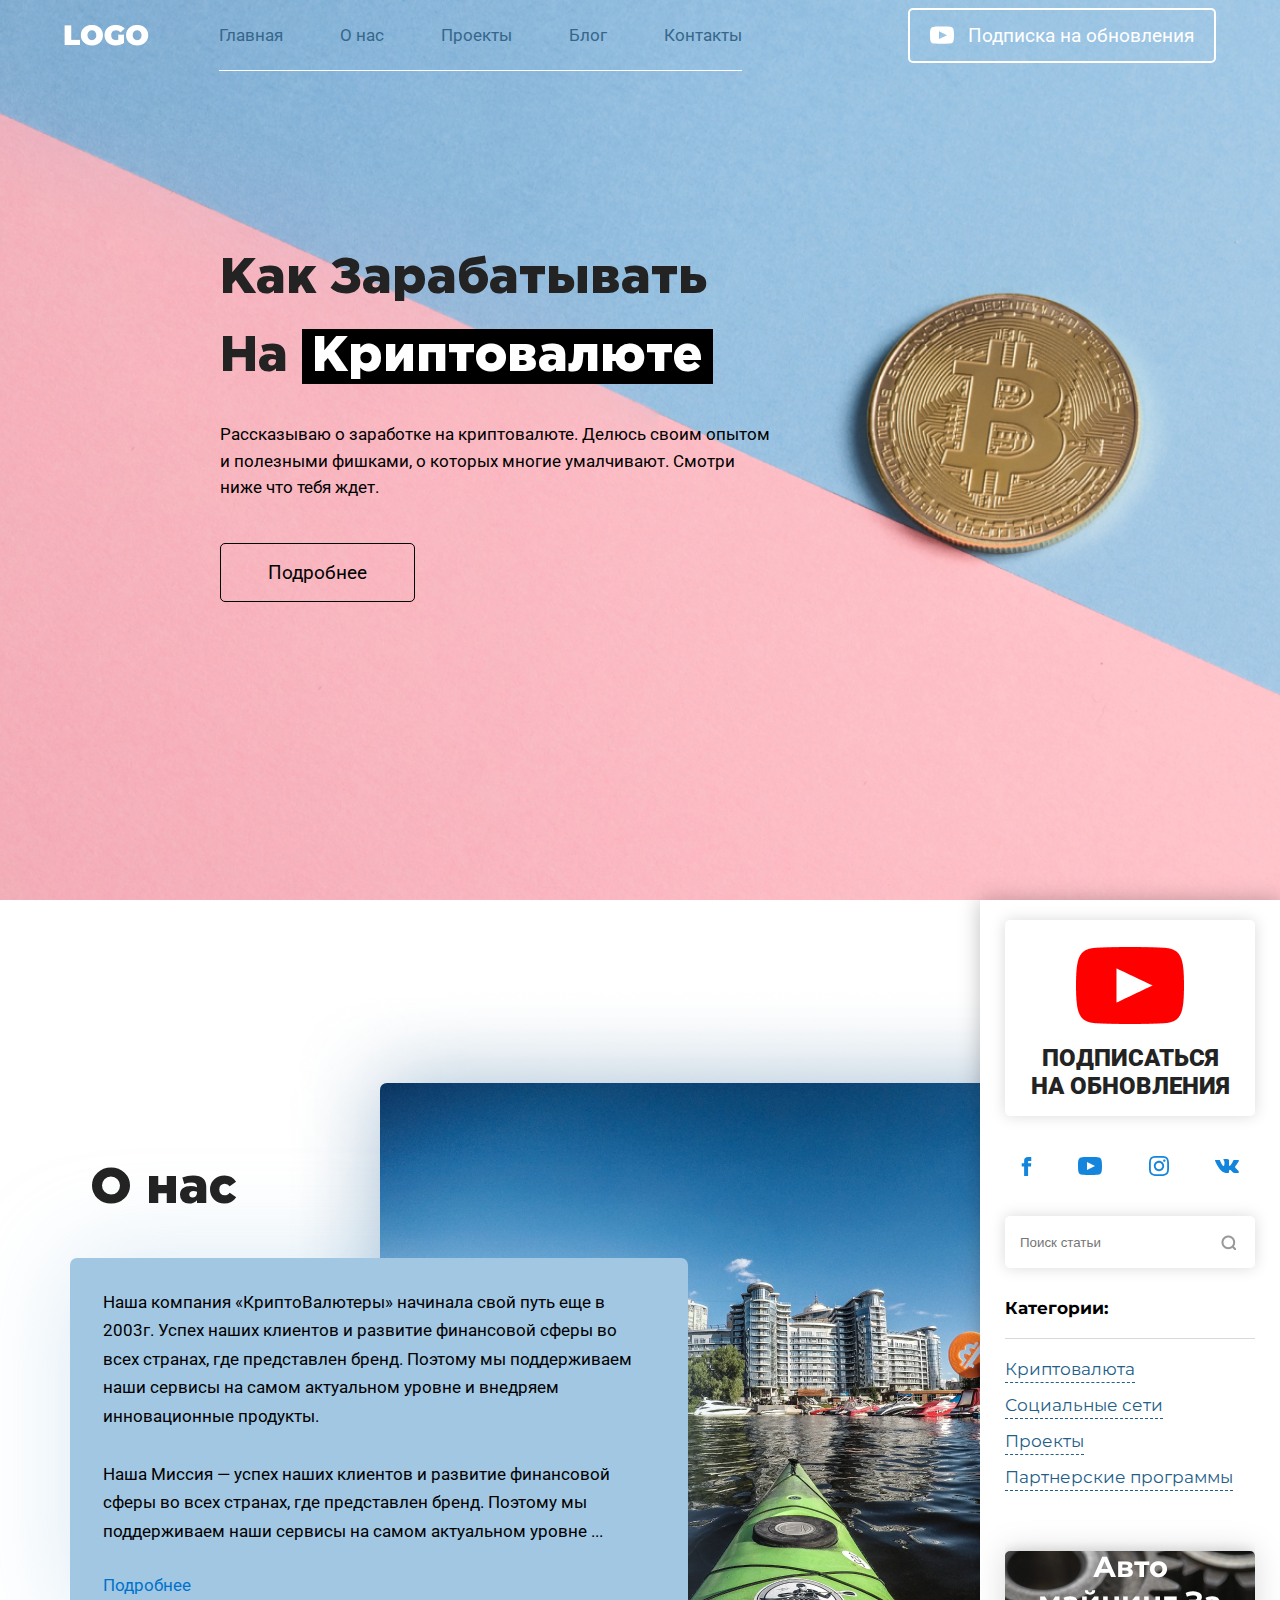
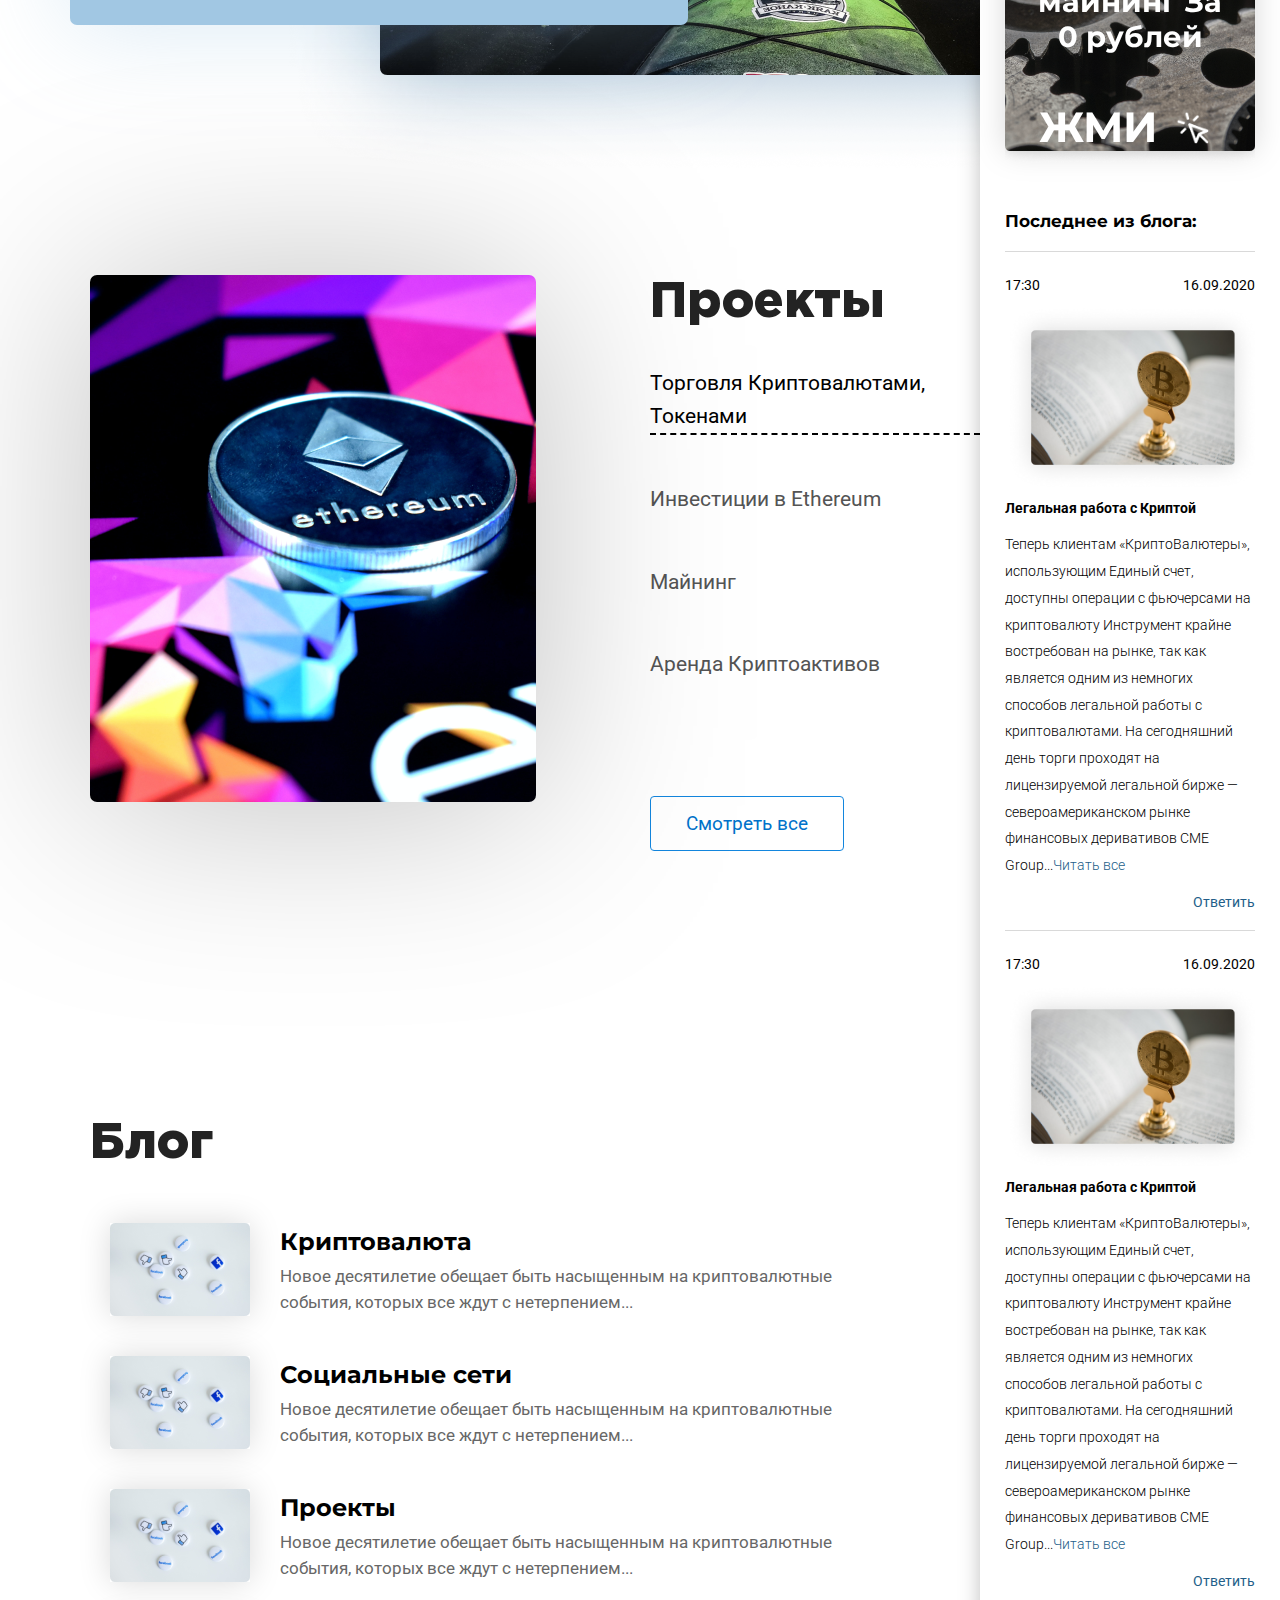
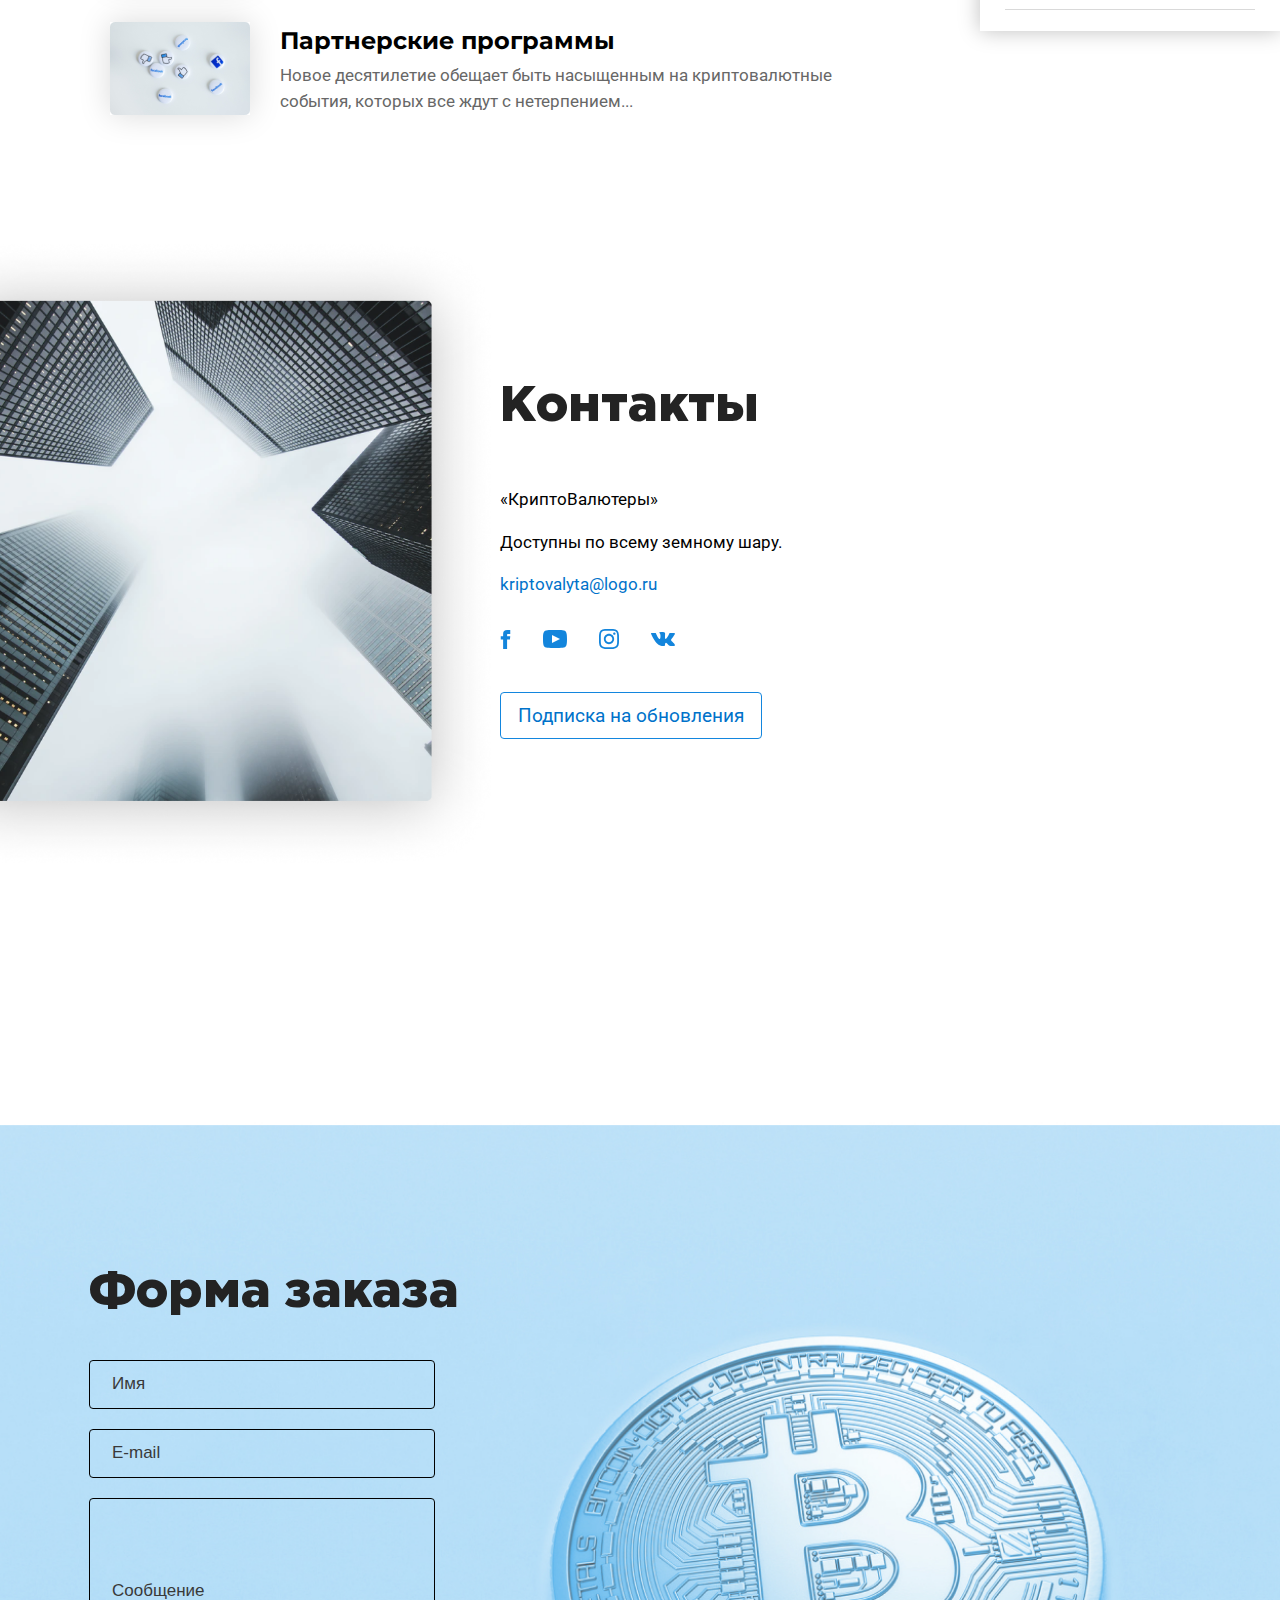
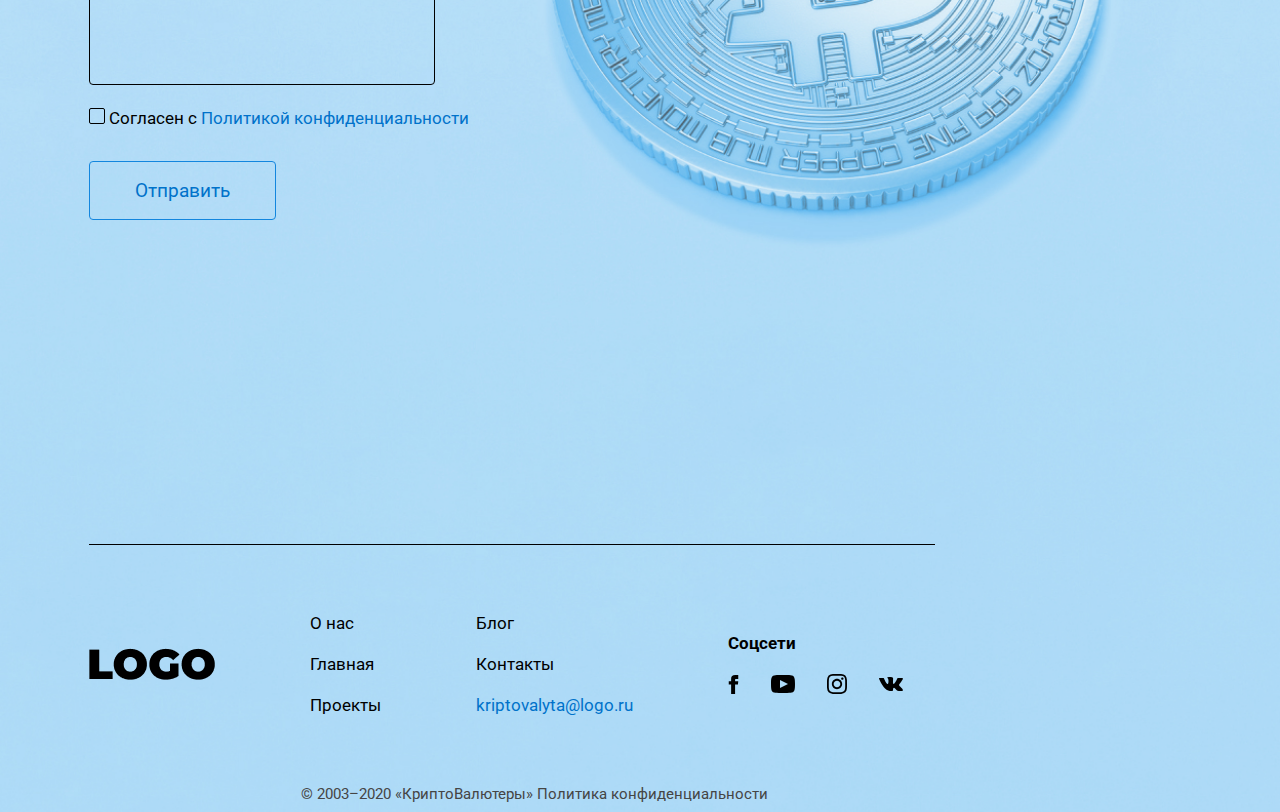
<file: index.html>
<!DOCTYPE html>
<html lang="ru">
<head>
    <meta charset="UTF-8">
    <meta name="viewport" content="width=device-width, initial-scale=1.0">
    <title>Криптовалюта</title>
    <link rel="stylesheet" href="./css/style.css">
    <link href="https://fonts.googleapis.com/css2?family=Roboto:wght@300&display=swap" rel="stylesheet">
    <link href="https://fonts.googleapis.com/css2?family=Montserrat&display=swap" rel="stylesheet">

</head>
<body>
    <header class="header">
        <div class="header__container">
            <nav class="header__menu">
                <a href="#" class="header__logo">
                    <img src="./img/light-logo.png" alt="">
                </a>
                <div class="header__burger">
                    <span></span>
                </div>
                <ul class="header__list">
                    <div class="header__burger">
                        <span></span>
                    </div>
                    <li><a href="#" id="header" class="header__link">Главная</a></li>
                    <li><a href="#" id="about" class="header__link">О нас</a></li>
                    <li><a href="#" id="projects" class="header__link">Проекты</a></li>
                    <li><a href="#" id="blog" class="header__link">Блог</a></li>
                    <li><a href="#" id="contacts" class="header__link">Контакты</a></li>
                </ul>
            </nav>
            <button onclick="location.href='https://www.youtube.com/channel/UCWUGFpLK4vCmkgBAHYgOj0g?view_as=subscriber';" class="btn header__btn btn-white">
                <svg class="btn__svg" width="24" height="18" viewBox="0 0 24 18" fill="none" xmlns="http://www.w3.org/2000/svg">
                    <path d="M19.615 0.785123C16.011 0.551783 7.984 0.552732 4.385 0.785123C0.488 1.03743 0.029 3.27029 0 9.14742C0.029 15.0141 0.484 17.2565 4.385 17.5097C7.985 17.7421 16.011 17.7431 19.615 17.5097C23.512 17.2574 23.971 15.0246 24 9.14742C23.971 3.28072 23.516 1.03838 19.615 0.785123ZM9 12.9416V5.35327L17 9.14078L9 12.9416Z" fill="white"/>
                </svg>
                Подписка на обновления
            </button>
            
        </div>
        <div class="hero">
            <h1 class="hero__title">
                Как Зарабатывать На&nbsp;<span>Криптовалюте</span>
            </h1>
            <p class="hero__subtitle">
                Рассказываю о заработке на криптовалюте. Делюсь своим опытом и полезными фишками, о которых многие умалчивают. Смотри ниже что тебя ждет.
            </p>
            <button id="about1" class="hero__btn">Подробнее</button>
        </div>
    </header>
    <main>
        <div class="sidebar">
            <div class="sidebar-subscribe" onclick="location.href='https://www.youtube.com/channel/UCWUGFpLK4vCmkgBAHYgOj0g?view_as=subscriber';" >
                <img src="./img/youtube-red.png" alt="" class="sidebar-subscribe__img">
                <h4 class="sidebar-subscribe__title">ПОДПИСАТЬСЯ НА&nbsp;ОБНОВЛЕНИЯ</h4>
            </div>
            <div class="sidebar__icons">
                <svg class="sidebar__svg" onclick="location.href='https://www.facebook.com/profile.php?id=100012336163234';" width="11" height="19" viewBox="0 0 11 19" fill="none" xmlns="http://www.w3.org/2000/svg">
                    <path d="M3.125 6.33333H0.75V9.5H3.125V19H7.08333V9.5H9.96658L10.25 6.33333H7.08333V5.01363C7.08333 4.25758 7.23533 3.95833 7.96604 3.95833H10.25V0H7.23533C4.3885 0 3.125 1.25321 3.125 3.65354V6.33333Z" fill="#1385DC"/>
                </svg>

                <svg class="sidebar__svg" onclick="location.href='https://www.youtube.com/channel/UCWUGFpLK4vCmkgBAHYgOj0g?view_as=subscriber';" width="24" height="18" viewBox="0 0 24 18" fill="none" xmlns="http://www.w3.org/2000/svg">
                    <path d="M19.615 0.183881C16.011 -0.0621189 7.984 -0.0611189 4.385 0.183881C0.488 0.449881 0.029 2.80388 0 8.99988C0.029 15.1849 0.484 17.5489 4.385 17.8159C7.985 18.0609 16.011 18.0619 19.615 17.8159C23.512 17.5499 23.971 15.1959 24 8.99988C23.971 2.81488 23.516 0.450881 19.615 0.183881ZM9 12.9999V4.99988L17 8.99288L9 12.9999Z" fill="#1385DC"/>
                </svg>
                <svg class="sidebar__svg" onclick="location.href='https://www.instagram.com/pavkonovalov/';" width="20" height="20" viewBox="0 0 20 20" fill="none" xmlns="http://www.w3.org/2000/svg">
                    <path d="M10 1.8025C12.67 1.8025 12.9867 1.8125 14.0417 1.86083C16.7517 1.98417 18.0175 3.27 18.1408 5.96C18.1892 7.01417 18.1983 7.33083 18.1983 10.0008C18.1983 12.6717 18.1883 12.9875 18.1408 14.0417C18.0167 16.7292 16.7542 18.0175 14.0417 18.1408C12.9867 18.1892 12.6717 18.1992 10 18.1992C7.33 18.1992 7.01333 18.1892 5.95917 18.1408C3.2425 18.0167 1.98333 16.725 1.86 14.0408C1.81167 12.9867 1.80167 12.6708 1.80167 10C1.80167 7.33 1.8125 7.01417 1.86 5.95917C1.98417 3.27 3.24667 1.98333 5.95917 1.86C7.01417 1.8125 7.33 1.8025 10 1.8025ZM10 0C7.28417 0 6.94417 0.0116667 5.8775 0.06C2.24583 0.226667 0.2275 2.24167 0.0608333 5.87667C0.0116667 6.94417 0 7.28417 0 10C0 12.7158 0.0116667 13.0567 0.06 14.1233C0.226667 17.755 2.24167 19.7733 5.87667 19.94C6.94417 19.9883 7.28417 20 10 20C12.7158 20 13.0567 19.9883 14.1233 19.94C17.7517 19.7733 19.775 17.7583 19.9392 14.1233C19.9883 13.0567 20 12.7158 20 10C20 7.28417 19.9883 6.94417 19.94 5.8775C19.7767 2.24917 17.7592 0.2275 14.1242 0.0608333C13.0567 0.0116667 12.7158 0 10 0V0ZM10 4.865C7.16417 4.865 4.865 7.16417 4.865 10C4.865 12.8358 7.16417 15.1358 10 15.1358C12.8358 15.1358 15.135 12.8367 15.135 10C15.135 7.16417 12.8358 4.865 10 4.865ZM10 13.3333C8.15917 13.3333 6.66667 11.8417 6.66667 10C6.66667 8.15917 8.15917 6.66667 10 6.66667C11.8408 6.66667 13.3333 8.15917 13.3333 10C13.3333 11.8417 11.8408 13.3333 10 13.3333ZM15.3383 3.4625C14.675 3.4625 14.1375 4 14.1375 4.6625C14.1375 5.325 14.675 5.8625 15.3383 5.8625C16.0008 5.8625 16.5375 5.325 16.5375 4.6625C16.5375 4 16.0008 3.4625 15.3383 3.4625Z" fill="#1385DC"/>
                </svg>
                <svg class="sidebar__svg" onclick="location.href='https://vk.com/konovalovpav';" width="24" height="14" viewBox="0 0 24 14" fill="none" xmlns="http://www.w3.org/2000/svg">
                    <path d="M13.162 13.994C13.771 13.994 14.02 13.588 14.013 13.079C13.982 11.162 14.727 10.13 16.072 11.475C17.56 12.963 17.868 13.994 19.675 13.994H22.875C23.683 13.994 24.001 13.734 24.001 13.326C24.001 12.463 22.58 10.94 21.376 9.822C19.69 8.257 19.611 8.22 21.063 6.336C22.864 3.997 25.22 1 23.136 1H19.155C18.383 1 18.327 1.435 18.052 2.083C17.057 4.43 15.166 7.47 14.448 7.005C13.697 6.52 14.041 4.599 14.098 1.744C14.113 0.99 14.109 0.473 12.957 0.205C12.328 0.0599999 11.716 0 11.148 0C8.875 0 7.307 0.953 8.198 1.119C9.769 1.412 9.618 4.811 9.252 6.279C8.614 8.835 6.216 4.255 5.217 1.974C4.976 1.426 4.902 1 4.042 1H0.787C0.295 1 0 1.16 0 1.516C0 2.118 2.96 8.236 5.786 11.286C8.542 14.261 11.266 13.994 13.162 13.994Z" fill="#1385DC"/>
                </svg>    
            </div>
            <form class="sidebar__search">
                <input type="text" placeholder="Поиск статьи">
                <button type="submit"></button>
            </form>
            <div class="sidebar-categories">
                <h2 class="sidebar-categories__title">Категории:</h2>
                <div class="sidebar-categories__links">
                    <a href="#" class="sidebar-categories__link">Криптовалюта</a>
                    <a href="#" class="sidebar-categories__link">Социальные сети</a>
                    <a href="#" class="sidebar-categories__link">Проекты</a>
                    <a href="#" class="sidebar-categories__link">Партнерские программы</a>
                </div>
            </div>
            <a href="#" class="sidebar-img">
                <h2 class="sidebar-img__title">Авто майнинг За 0 рублей</h2>
                <h2 class="sidebar-img__subtitle">ЖМИ</h2>
            </a>
            <div class="sidebar-blog">
                <h2 class="sidebar-blog__title">Последнее из блога:</h1>
                <div class="sidebar-blog__news">
                    <div class="sidebar-news-time">
                        <div class="sidebar-news__time">17:30</div>
                        <div class="sidebar-news__time">16.09.2020</div>
                    </div>
                    <img src="./img/news1.png" alt="" class="sidebar-news__img">
                    <h5 class="sidebar-news__title">Легальная работа с Криптой</h5>
                    <p class="sidebar-news__subtitle">Теперь клиентам «КриптоВалютеры», использующим Единый счет, доступны операции с фьючерсами на криптовалюту Инструмент крайне востребован на рынке, так как является одним из немногих способов легальной работы с криптовалютами. На сегодняшний день торги проходят на лицензируемой легальной бирже — североамериканском рынке финансовых деривативов CME Group...<a href="#" class="sidebar-news__link">Читать все</a></p>
                    <a href="" class="sidebar-news__link">Ответить</a>
                </div>
                    <div class="sidebar-blog__news">
                        <div class="sidebar-news-time">
                            <div class="sidebar-news__time">17:30</div>
                            <div class="sidebar-news__time">16.09.2020</div>
                        </div>
                        <img src="./img/news1.png" alt="" class="sidebar-news__img">
                        <h5 class="sidebar-news__title">Легальная работа с Криптой</h5>
                        <p class="sidebar-news__subtitle">Теперь клиентам «КриптоВалютеры», использующим Единый счет, доступны операции с фьючерсами на криптовалюту Инструмент крайне востребован на рынке, так как является одним из немногих способов легальной работы с криптовалютами. На сегодняшний день торги проходят на лицензируемой легальной бирже — североамериканском рынке финансовых деривативов CME Group...<a href="#" class="sidebar-news__link">Читать все</a></p>
                        <a href="" class="sidebar-news__link">Ответить</a>
                    </div>
                </div>
            </div>
        </div>
        <section class="about">
            <h1 class="about__title">О нас</h1>
            <div class="about-block">
                <p class="about__subtitle">
                    Наша компания «КриптоВалютеры» начинала свой путь еще в 2003г. Успех наших клиентов и развитие финансовой сферы во всех странах, где представлен бренд. Поэтому мы поддерживаем наши сервисы на самом актуальном уровне и внедряем инновационные продукты.</p>
                <p class="about__subtitle">    
                    Наша Миссия — успех наших клиентов и развитие финансовой сферы во всех странах, где представлен бренд. Поэтому мы поддерживаем наши сервисы на самом актуальном уровне ...
                </p>
                <a href="#" class="about__link">Подробнее</a>
            </div>
        </section>
        <section class="projects">
            <div class="slider">
                <div class="slider__wrapper">
                  <div class="slider__items">
                    <div class="slider__item active" onclick="location.href='https://kaidarka.github.io/kripto/project1.html';">
                      <img src="./img/slider1.png" alt="" class="slider__img">
                    </div>
                    <div class="slider__item" onclick="location.href='https://kaidarka.github.io/kripto/project2.html';">
                        <img src="./img/slider1.png" alt="" class="slider__img">
                    </div>
                    <div class="slider__item" onclick="location.href='https://kaidarka.github.io/kripto/project3.html';">
                        <img src="./img/slider1.png" alt="" class="slider__img">
                    </div>
                    <div class="slider__item" onclick="location.href='https://kaidarka.github.io/kripto/project4.html';">
                        <img src="./img/slider1.png" alt="" class="slider__img">
                    </div>
                  </div>
                </div>
               </div>
            <div class="projects__block">
                <h1 class="projects__title">Проекты</h1>
                <ul class="projects__list">
                    <li>
                        <div class="projects__link active">Торговля Криптовалютами, Токенами</div>
                    </li>
                    <li>
                        <div class="projects__link">Инвестиции в Ethereum</div>
                    </li>
                    <li>
                        <div class="projects__link">Майнинг</div>
                    </li>
                    <li>
                        <div class="projects__link">Аренда Криптоактивов</div>
                    </li>
                </ul>
                <button class="projects__btn">Смотреть все</button>
            </div>
        </section>
        <section class="blog">
            <h1 class="blog__title">Блог</h1>
            <div class="blog-block" onclick="location.href='#';">
                <img src="./img/blog-img-2.png" alt="" class="blog-block__img">
                <div class="blog-text">
                    <h2 class="blog-block__title">Криптовалюта</h2>
                    <p class="blog-block__subtitle">Новое десятилетие обещает быть насыщенным 
                    на криптовалютные события, которых все ждут с нетерпением...</p>
                </div>
            </div>
            <div class="blog-block" onclick="location.href='#';">
                <img src="./img/blog-img-2.png" alt="" class="blog-block__img">
                <div class="blog-text">
                    <h2 class="blog-block__title">Социальные сети</h2>
                    <p class="blog-block__subtitle">Новое десятилетие обещает быть насыщенным 
                    на криптовалютные события, которых все ждут с нетерпением...</p>
                </div>
            </div>
            <div class="blog-block" onclick="location.href='#';">
                <img src="./img/blog-img-2.png" alt="" class="blog-block__img">
                <div class="blog-text">
                    <h2 class="blog-block__title">Проекты</h2>
                    <p class="blog-block__subtitle">Новое десятилетие обещает быть насыщенным 
                    на криптовалютные события, которых все ждут с нетерпением...</p>
                </div>
            </div>
            <div class="blog-block" onclick="location.href='#';">
                <img src="./img/blog-img-2.png" alt="" class="blog-block__img">
                <div class="blog-text">
                    <h2 class="blog-block__title">Партнерские программы</h2>
                    <p class="blog-block__subtitle">Новое десятилетие обещает быть насыщенным 
                    на криптовалютные события, которых все ждут с нетерпением...</p>
                </div>
            </div>
        </section>
        <section class="contacts">
            <img src="./img/contacts-bg.png" alt="" class="contacts__img">
            <div class="contacts-block">
                <h1 class="contacts-block__title">Контакты</h1>
                <p class="contacts-block__subtitle">«КриптоВалютеры»</p>
                <p class="contacts-block__subtitle">Доступны по всему земному шару.</p>
                <a href="mailto:kriptovalyta@logo.ru" class="contacts-block__link">kriptovalyta@logo.ru</a>
                <div class="contacts-block__icons">
                    <svg class="contacts-block__svg" onclick="location.href='https://www.facebook.com/profile.php?id=100012336163234';" width="11" height="19" viewBox="0 0 11 19" fill="none" xmlns="http://www.w3.org/2000/svg">
                        <path d="M3.125 6.33333H0.75V9.5H3.125V19H7.08333V9.5H9.96658L10.25 6.33333H7.08333V5.01363C7.08333 4.25758 7.23533 3.95833 7.96604 3.95833H10.25V0H7.23533C4.3885 0 3.125 1.25321 3.125 3.65354V6.33333Z" fill="#1385DC"/>
                    </svg>
                  
                    <svg class="contacts-block__svg" onclick="location.href='https://www.youtube.com/channel/UCWUGFpLK4vCmkgBAHYgOj0g?view_as=subscriber';" width="24" height="18" viewBox="0 0 24 18" fill="none" xmlns="http://www.w3.org/2000/svg">
                        <path d="M19.615 0.183881C16.011 -0.0621189 7.984 -0.0611189 4.385 0.183881C0.488 0.449881 0.029 2.80388 0 8.99988C0.029 15.1849 0.484 17.5489 4.385 17.8159C7.985 18.0609 16.011 18.0619 19.615 17.8159C23.512 17.5499 23.971 15.1959 24 8.99988C23.971 2.81488 23.516 0.450881 19.615 0.183881ZM9 12.9999V4.99988L17 8.99288L9 12.9999Z" fill="#1385DC"/>
                    </svg>
                    <svg class="contacts-block__svg" onclick="location.href='https://www.instagram.com/pavkonovalov/';" width="20" height="20" viewBox="0 0 20 20" fill="none" xmlns="http://www.w3.org/2000/svg">
                        <path d="M10 1.8025C12.67 1.8025 12.9867 1.8125 14.0417 1.86083C16.7517 1.98417 18.0175 3.27 18.1408 5.96C18.1892 7.01417 18.1983 7.33083 18.1983 10.0008C18.1983 12.6717 18.1883 12.9875 18.1408 14.0417C18.0167 16.7292 16.7542 18.0175 14.0417 18.1408C12.9867 18.1892 12.6717 18.1992 10 18.1992C7.33 18.1992 7.01333 18.1892 5.95917 18.1408C3.2425 18.0167 1.98333 16.725 1.86 14.0408C1.81167 12.9867 1.80167 12.6708 1.80167 10C1.80167 7.33 1.8125 7.01417 1.86 5.95917C1.98417 3.27 3.24667 1.98333 5.95917 1.86C7.01417 1.8125 7.33 1.8025 10 1.8025ZM10 0C7.28417 0 6.94417 0.0116667 5.8775 0.06C2.24583 0.226667 0.2275 2.24167 0.0608333 5.87667C0.0116667 6.94417 0 7.28417 0 10C0 12.7158 0.0116667 13.0567 0.06 14.1233C0.226667 17.755 2.24167 19.7733 5.87667 19.94C6.94417 19.9883 7.28417 20 10 20C12.7158 20 13.0567 19.9883 14.1233 19.94C17.7517 19.7733 19.775 17.7583 19.9392 14.1233C19.9883 13.0567 20 12.7158 20 10C20 7.28417 19.9883 6.94417 19.94 5.8775C19.7767 2.24917 17.7592 0.2275 14.1242 0.0608333C13.0567 0.0116667 12.7158 0 10 0V0ZM10 4.865C7.16417 4.865 4.865 7.16417 4.865 10C4.865 12.8358 7.16417 15.1358 10 15.1358C12.8358 15.1358 15.135 12.8367 15.135 10C15.135 7.16417 12.8358 4.865 10 4.865ZM10 13.3333C8.15917 13.3333 6.66667 11.8417 6.66667 10C6.66667 8.15917 8.15917 6.66667 10 6.66667C11.8408 6.66667 13.3333 8.15917 13.3333 10C13.3333 11.8417 11.8408 13.3333 10 13.3333ZM15.3383 3.4625C14.675 3.4625 14.1375 4 14.1375 4.6625C14.1375 5.325 14.675 5.8625 15.3383 5.8625C16.0008 5.8625 16.5375 5.325 16.5375 4.6625C16.5375 4 16.0008 3.4625 15.3383 3.4625Z" fill="#1385DC"/>
                    </svg>
                    <svg class="contacts-block__svg" onclick="location.href='https://vk.com/konovalovpav';" width="24" height="14" viewBox="0 0 24 14" fill="none" xmlns="http://www.w3.org/2000/svg">
                        <path d="M13.162 13.994C13.771 13.994 14.02 13.588 14.013 13.079C13.982 11.162 14.727 10.13 16.072 11.475C17.56 12.963 17.868 13.994 19.675 13.994H22.875C23.683 13.994 24.001 13.734 24.001 13.326C24.001 12.463 22.58 10.94 21.376 9.822C19.69 8.257 19.611 8.22 21.063 6.336C22.864 3.997 25.22 1 23.136 1H19.155C18.383 1 18.327 1.435 18.052 2.083C17.057 4.43 15.166 7.47 14.448 7.005C13.697 6.52 14.041 4.599 14.098 1.744C14.113 0.99 14.109 0.473 12.957 0.205C12.328 0.0599999 11.716 0 11.148 0C8.875 0 7.307 0.953 8.198 1.119C9.769 1.412 9.618 4.811 9.252 6.279C8.614 8.835 6.216 4.255 5.217 1.974C4.976 1.426 4.902 1 4.042 1H0.787C0.295 1 0 1.16 0 1.516C0 2.118 2.96 8.236 5.786 11.286C8.542 14.261 11.266 13.994 13.162 13.994Z" fill="#1385DC"/>
                    </svg>    
                </div>
                <button onclick="location.href='https://www.youtube.com/channel/UCWUGFpLK4vCmkgBAHYgOj0g?view_as=subscriber';" class="contacts-block__btn">Подписка на обновления</button>
            </div>
        </section>
        <footer class="footer">
            <h1 class="footer__title">Форма заказа</h1>
            <form action="" class="footer__form">
                <input type="text" placeholder="Имя" class="footer__input input-cont">
                <input type="text" placeholder="E-mail" class="footer__input input-cont">
                <input type="textarea" placeholder="Сообщение" class="footer__input input-text">
                <div class="footer__checkbox">
                    <input type="checkbox" class="checkbox">
                    Согласен с <a href="#" class="footer__link">Политикой конфиденциальности</a>
                </div>
                <button class="footer__btn">Отправить</button>
            </form>
            <div class="footer__line"></div>
            <div class="footer__menu">
                <img src="./img/LOGO_black.png" alt="" class="footer__logo">
                <nav class="footer__nav">
                    <ul class="footer__list">
                        <li><a href="#" class="footer__link">О нас</a></li>
                        <li><a href="#" class="footer__link">Главная</a></li>
                        <li><a href="#" class="footer__link">Проекты</a></li>
                    </ul>
                </nav>
                <nav class="footer__nav">
                    <ul class="footer__list">
                        <li><a href="#" class="footer__link">Блог</a></li>
                        <li><a href="#" class="footer__link">Контакты</a></li>
                        <li><a href="mailto:kriptovalyta@logo.ru" class="footer__mail">kriptovalyta@logo.ru</a></li>
                    </ul>
                </nav>
                <div class="footer-social">
                    <h3 class="footer-social__title">Соцсети</h3>
                    <div class="footer__icons">
                        <svg class="contacts-block__svg footer__icon" onclick="location.href='https://www.facebook.com/profile.php?id=100012336163234';" width="11" height="19" viewBox="0 0 11 19" fill="none" xmlns="http://www.w3.org/2000/svg">
                            <path d="M3.125 6.33333H0.75V9.5H3.125V19H7.08333V9.5H9.96658L10.25 6.33333H7.08333V5.01363C7.08333 4.25758 7.23533 3.95833 7.96604 3.95833H10.25V0H7.23533C4.3885 0 3.125 1.25321 3.125 3.65354V6.33333Z" fill="#000000"/>
                        </svg>
                
                        <svg class="contacts-block__svg footer__icon" onclick="location.href='https://www.youtube.com/channel/UCWUGFpLK4vCmkgBAHYgOj0g?view_as=subscriber';" width="24" height="18" viewBox="0 0 24 18" fill="none" xmlns="http://www.w3.org/2000/svg">
                            <path d="M19.615 0.183881C16.011 -0.0621189 7.984 -0.0611189 4.385 0.183881C0.488 0.449881 0.029 2.80388 0 8.99988C0.029 15.1849 0.484 17.5489 4.385 17.8159C7.985 18.0609 16.011 18.0619 19.615 17.8159C23.512 17.5499 23.971 15.1959 24 8.99988C23.971 2.81488 23.516 0.450881 19.615 0.183881ZM9 12.9999V4.99988L17 8.99288L9 12.9999Z" fill="#000000"/>
                        </svg>
                        <svg class="contacts-block__svg footer__icon" onclick="location.href='https://www.instagram.com/pavkonovalov/';" width="20" height="20" viewBox="0 0 20 20" fill="none" xmlns="http://www.w3.org/2000/svg">
                            <path d="M10 1.8025C12.67 1.8025 12.9867 1.8125 14.0417 1.86083C16.7517 1.98417 18.0175 3.27 18.1408 5.96C18.1892 7.01417 18.1983 7.33083 18.1983 10.0008C18.1983 12.6717 18.1883 12.9875 18.1408 14.0417C18.0167 16.7292 16.7542 18.0175 14.0417 18.1408C12.9867 18.1892 12.6717 18.1992 10 18.1992C7.33 18.1992 7.01333 18.1892 5.95917 18.1408C3.2425 18.0167 1.98333 16.725 1.86 14.0408C1.81167 12.9867 1.80167 12.6708 1.80167 10C1.80167 7.33 1.8125 7.01417 1.86 5.95917C1.98417 3.27 3.24667 1.98333 5.95917 1.86C7.01417 1.8125 7.33 1.8025 10 1.8025ZM10 0C7.28417 0 6.94417 0.0116667 5.8775 0.06C2.24583 0.226667 0.2275 2.24167 0.0608333 5.87667C0.0116667 6.94417 0 7.28417 0 10C0 12.7158 0.0116667 13.0567 0.06 14.1233C0.226667 17.755 2.24167 19.7733 5.87667 19.94C6.94417 19.9883 7.28417 20 10 20C12.7158 20 13.0567 19.9883 14.1233 19.94C17.7517 19.7733 19.775 17.7583 19.9392 14.1233C19.9883 13.0567 20 12.7158 20 10C20 7.28417 19.9883 6.94417 19.94 5.8775C19.7767 2.24917 17.7592 0.2275 14.1242 0.0608333C13.0567 0.0116667 12.7158 0 10 0V0ZM10 4.865C7.16417 4.865 4.865 7.16417 4.865 10C4.865 12.8358 7.16417 15.1358 10 15.1358C12.8358 15.1358 15.135 12.8367 15.135 10C15.135 7.16417 12.8358 4.865 10 4.865ZM10 13.3333C8.15917 13.3333 6.66667 11.8417 6.66667 10C6.66667 8.15917 8.15917 6.66667 10 6.66667C11.8408 6.66667 13.3333 8.15917 13.3333 10C13.3333 11.8417 11.8408 13.3333 10 13.3333ZM15.3383 3.4625C14.675 3.4625 14.1375 4 14.1375 4.6625C14.1375 5.325 14.675 5.8625 15.3383 5.8625C16.0008 5.8625 16.5375 5.325 16.5375 4.6625C16.5375 4 16.0008 3.4625 15.3383 3.4625Z" fill="#000000"/>
                        </svg>
                        <svg class="contacts-block__svg footer__icon" onclick="location.href='https://vk.com/konovalovpav';" width="24" height="14" viewBox="0 0 24 14" fill="none" xmlns="http://www.w3.org/2000/svg">
                            <path d="M13.162 13.994C13.771 13.994 14.02 13.588 14.013 13.079C13.982 11.162 14.727 10.13 16.072 11.475C17.56 12.963 17.868 13.994 19.675 13.994H22.875C23.683 13.994 24.001 13.734 24.001 13.326C24.001 12.463 22.58 10.94 21.376 9.822C19.69 8.257 19.611 8.22 21.063 6.336C22.864 3.997 25.22 1 23.136 1H19.155C18.383 1 18.327 1.435 18.052 2.083C17.057 4.43 15.166 7.47 14.448 7.005C13.697 6.52 14.041 4.599 14.098 1.744C14.113 0.99 14.109 0.473 12.957 0.205C12.328 0.0599999 11.716 0 11.148 0C8.875 0 7.307 0.953 8.198 1.119C9.769 1.412 9.618 4.811 9.252 6.279C8.614 8.835 6.216 4.255 5.217 1.974C4.976 1.426 4.902 1 4.042 1H0.787C0.295 1 0 1.16 0 1.516C0 2.118 2.96 8.236 5.786 11.286C8.542 14.261 11.266 13.994 13.162 13.994Z" fill="#000000"/>
                        </svg>
                    </div>
                </div>
            </div>
            <div class="footer__konf">
                © 2003–2020 «КриптоВалютеры» Политика конфиденциальности
            </div>
        </footer>
    </main>
    <script src="https://code.jquery.com/jquery-3.5.1.min.js"></script>
    <script src="./js/theia-sticky-sidebar.js"></script>
    <script src="./js/ResizeSensor.min.js"></script>
    <script src="./js/burger.js"></script>
    <script src="./js/slider.js"></script>
    <script src="./js/sidebar.js"></script>
    <script src="./js/scroll.js"></script>
</body>
</html>
</file>
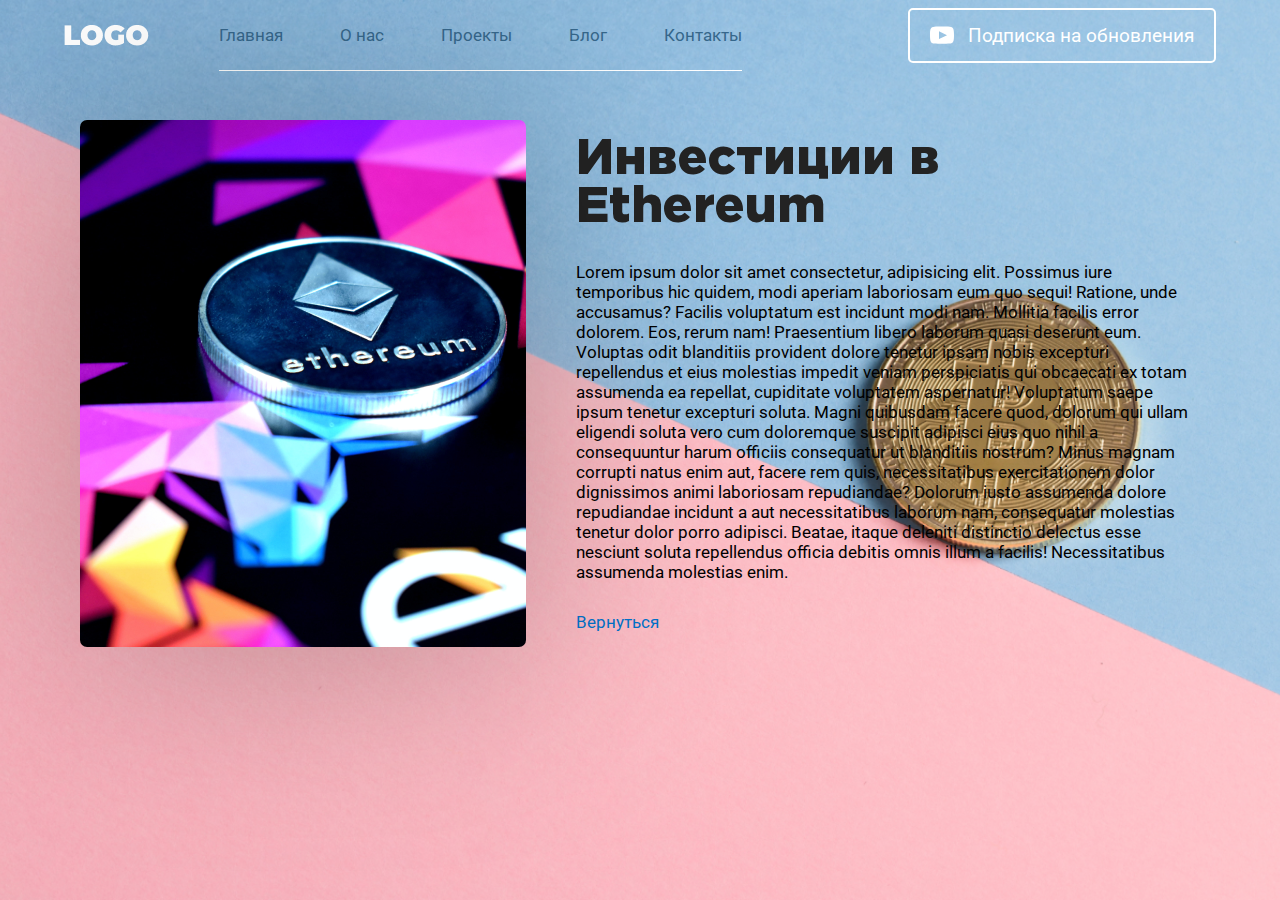
<file: project1.html>
<!DOCTYPE html>
<html lang="ru">
<head>
    <meta charset="UTF-8">
    <meta name="viewport" content="width=device-width, initial-scale=1.0">
    <title>Криптовалюта</title>
    <link rel="stylesheet" href="./css/style.css">
    <link href="https://fonts.googleapis.com/css2?family=Roboto:wght@300&display=swap" rel="stylesheet">
    <link href="https://fonts.googleapis.com/css2?family=Montserrat&display=swap" rel="stylesheet">

</head>
<body>
    <header class="header">
        <div class="header__container">
            <nav class="header__menu">
                <a href="https://kaidarka.github.io/kripto/" class="header__logo">
                    <img src="./img/light-logo.png" alt="">
                </a>
                <div class="header__burger">
                    <span></span>
                </div>
                <ul class="header__list">
                    <li><a href="https://kaidarka.github.io/kripto/" id="header" class="header__link">Главная</a></li>
                    <li><a href="https://kaidarka.github.io/kripto/" id="about" class="header__link">О нас</a></li>
                    <li><a href="https://kaidarka.github.io/kripto/" id="projects" class="header__link">Проекты</a></li>
                    <li><a href="https://kaidarka.github.io/kripto/" id="blog" class="header__link">Блог</a></li>
                    <li><a href="https://kaidarka.github.io/kripto/" id="contacts" class="header__link">Контакты</a></li>
                </ul>
            </nav>
            <button class="btn header__btn btn-white">
                <svg class="btn__svg" width="24" height="18" viewBox="0 0 24 18" fill="none" xmlns="http://www.w3.org/2000/svg">
                    <path d="M19.615 0.785123C16.011 0.551783 7.984 0.552732 4.385 0.785123C0.488 1.03743 0.029 3.27029 0 9.14742C0.029 15.0141 0.484 17.2565 4.385 17.5097C7.985 17.7421 16.011 17.7431 19.615 17.5097C23.512 17.2574 23.971 15.0246 24 9.14742C23.971 3.28072 23.516 1.03838 19.615 0.785123ZM9 12.9416V5.35327L17 9.14078L9 12.9416Z" fill="white"/>
                </svg>
                Подписка на обновления
            </button>
        </div>
            <div class="project-container">
                <img src="./img/slider1.png" alt="">
                <div class="project-text">
                    <h1 class="project__title">Инвестиции в Ethereum</h1>
                    <p class="project__subtitle">Lorem ipsum dolor sit amet consectetur, adipisicing elit. Possimus iure temporibus hic quidem, modi aperiam laboriosam eum quo sequi! Ratione, unde accusamus? Facilis voluptatum est incidunt modi nam. Mollitia facilis error dolorem. Eos, rerum nam! Praesentium libero laborum quasi deserunt eum. Voluptas odit blanditiis provident dolore tenetur ipsam nobis excepturi repellendus et eius molestias impedit veniam perspiciatis qui obcaecati ex totam assumenda ea repellat, cupiditate voluptatem aspernatur! Voluptatum saepe ipsum tenetur excepturi soluta. Magni quibusdam facere quod, dolorum qui ullam eligendi soluta vero cum doloremque suscipit adipisci eius quo nihil a consequuntur harum officiis consequatur ut blanditiis nostrum? Minus magnam corrupti natus enim aut, facere rem quis, necessitatibus exercitationem dolor dignissimos animi laboriosam repudiandae? Dolorum iusto assumenda dolore repudiandae incidunt a aut necessitatibus laborum nam, consequatur molestias tenetur dolor porro adipisci. Beatae, itaque deleniti distinctio delectus esse nesciunt soluta repellendus officia debitis omnis illum a facilis! Necessitatibus assumenda molestias enim.</p>
                    <a href="https://kaidarka.github.io/kripto/" class="project__link">Вернуться</a>
            
        </div>   
        </div>
    </header>
    <main>
        
    </main>
    
    <script src="https://code.jquery.com/jquery-3.5.1.min.js"></script>
    <script src="./js/burger.js"></script>
</body>
</file>
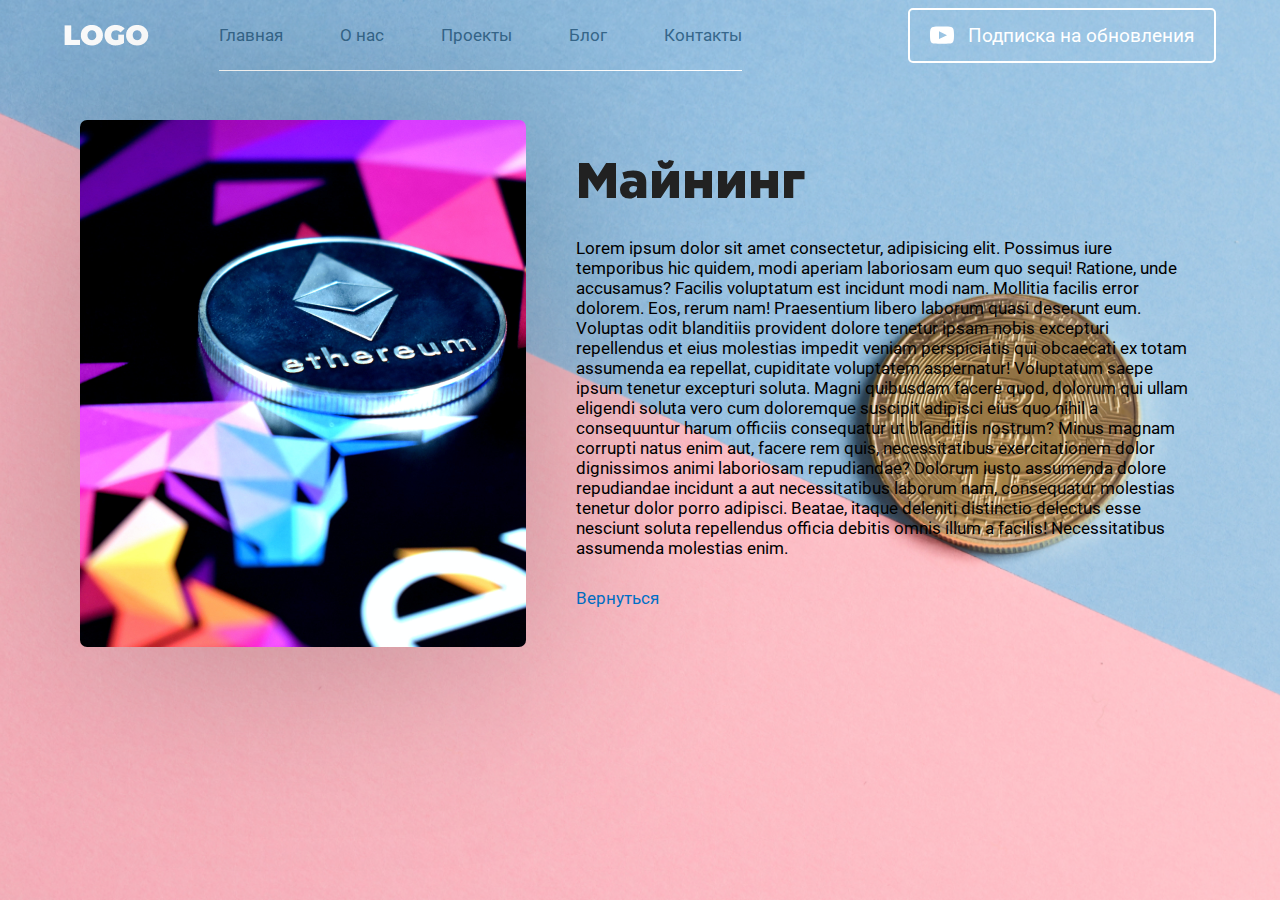
<file: project3.html>
<!DOCTYPE html>
<html lang="ru">
<head>
    <meta charset="UTF-8">
    <meta name="viewport" content="width=device-width, initial-scale=1.0">
    <title>Криптовалюта</title>
    <link rel="stylesheet" href="./css/style.css">
    <link href="https://fonts.googleapis.com/css2?family=Roboto:wght@300&display=swap" rel="stylesheet">
    <link href="https://fonts.googleapis.com/css2?family=Montserrat&display=swap" rel="stylesheet">

</head>
<body>
    <header class="header">
        <div class="header__container">
            <nav class="header__menu">
                <a href="https://kaidarka.github.io/kripto/" class="header__logo">
                    <img src="./img/light-logo.png" alt="">
                </a>
                <div class="header__burger">
                    <span></span>
                </div>
                <ul class="header__list">
                    <li><a href="https://kaidarka.github.io/kripto/" id="header" class="header__link">Главная</a></li>
                    <li><a href="https://kaidarka.github.io/kripto/" id="about" class="header__link">О нас</a></li>
                    <li><a href="https://kaidarka.github.io/kripto/" id="projects" class="header__link">Проекты</a></li>
                    <li><a href="https://kaidarka.github.io/kripto/" id="blog" class="header__link">Блог</a></li>
                    <li><a href="https://kaidarka.github.io/kripto/" id="contacts" class="header__link">Контакты</a></li>
                </ul>
            </nav>
            <button class="btn header__btn btn-white">
                <svg class="btn__svg" width="24" height="18" viewBox="0 0 24 18" fill="none" xmlns="http://www.w3.org/2000/svg">
                    <path d="M19.615 0.785123C16.011 0.551783 7.984 0.552732 4.385 0.785123C0.488 1.03743 0.029 3.27029 0 9.14742C0.029 15.0141 0.484 17.2565 4.385 17.5097C7.985 17.7421 16.011 17.7431 19.615 17.5097C23.512 17.2574 23.971 15.0246 24 9.14742C23.971 3.28072 23.516 1.03838 19.615 0.785123ZM9 12.9416V5.35327L17 9.14078L9 12.9416Z" fill="white"/>
                </svg>
                Подписка на обновления
            </button>
        </div>
            <div class="project-container">
                <img src="./img/slider1.png" alt="">
                <div class="project-text">
                    <h1 class="project__title">Майнинг</h1>
                    <p class="project__subtitle">Lorem ipsum dolor sit amet consectetur, adipisicing elit. Possimus iure temporibus hic quidem, modi aperiam laboriosam eum quo sequi! Ratione, unde accusamus? Facilis voluptatum est incidunt modi nam. Mollitia facilis error dolorem. Eos, rerum nam! Praesentium libero laborum quasi deserunt eum. Voluptas odit blanditiis provident dolore tenetur ipsam nobis excepturi repellendus et eius molestias impedit veniam perspiciatis qui obcaecati ex totam assumenda ea repellat, cupiditate voluptatem aspernatur! Voluptatum saepe ipsum tenetur excepturi soluta. Magni quibusdam facere quod, dolorum qui ullam eligendi soluta vero cum doloremque suscipit adipisci eius quo nihil a consequuntur harum officiis consequatur ut blanditiis nostrum? Minus magnam corrupti natus enim aut, facere rem quis, necessitatibus exercitationem dolor dignissimos animi laboriosam repudiandae? Dolorum iusto assumenda dolore repudiandae incidunt a aut necessitatibus laborum nam, consequatur molestias tenetur dolor porro adipisci. Beatae, itaque deleniti distinctio delectus esse nesciunt soluta repellendus officia debitis omnis illum a facilis! Necessitatibus assumenda molestias enim.</p>
                    <a href="https://kaidarka.github.io/kripto/" class="project__link">Вернуться</a>
            
        </div>   
        </div>
    </header>
    <main>
        
    </main>
    
    <script src="https://code.jquery.com/jquery-3.5.1.min.js"></script>
    <script src="./js/burger.js"></script>
</body>
</file>
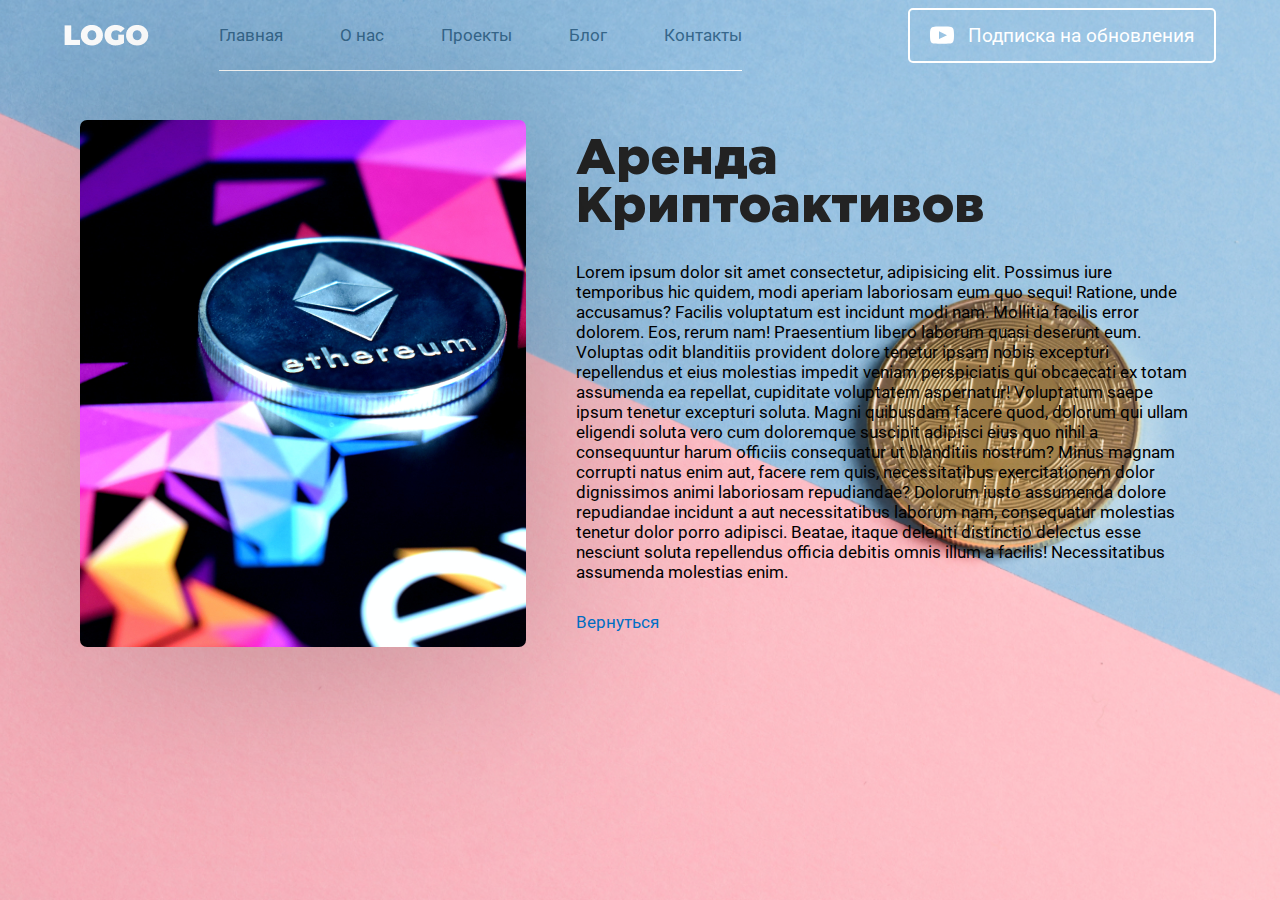
<file: project4.html>
<!DOCTYPE html>
<html lang="ru">
<head>
    <meta charset="UTF-8">
    <meta name="viewport" content="width=device-width, initial-scale=1.0">
    <title>Криптовалюта</title>
    <link rel="stylesheet" href="./css/style.css">
    <link href="https://fonts.googleapis.com/css2?family=Roboto:wght@300&display=swap" rel="stylesheet">
    <link href="https://fonts.googleapis.com/css2?family=Montserrat&display=swap" rel="stylesheet">

</head>
<body>
    <header class="header">
        <div class="header__container">
            <nav class="header__menu">
                <a href="https://kaidarka.github.io/kripto/" class="header__logo">
                    <img src="./img/light-logo.png" alt="">
                </a>
                <div class="header__burger">
                    <span></span>
                </div>
                <ul class="header__list">
                    <li><a href="https://kaidarka.github.io/kripto/" id="header" class="header__link">Главная</a></li>
                    <li><a href="https://kaidarka.github.io/kripto/" id="about" class="header__link">О нас</a></li>
                    <li><a href="https://kaidarka.github.io/kripto/" id="projects" class="header__link">Проекты</a></li>
                    <li><a href="https://kaidarka.github.io/kripto/" id="blog" class="header__link">Блог</a></li>
                    <li><a href="https://kaidarka.github.io/kripto/" id="contacts" class="header__link">Контакты</a></li>
                </ul>
            </nav>
            <button class="btn header__btn btn-white">
                <svg class="btn__svg" width="24" height="18" viewBox="0 0 24 18" fill="none" xmlns="http://www.w3.org/2000/svg">
                    <path d="M19.615 0.785123C16.011 0.551783 7.984 0.552732 4.385 0.785123C0.488 1.03743 0.029 3.27029 0 9.14742C0.029 15.0141 0.484 17.2565 4.385 17.5097C7.985 17.7421 16.011 17.7431 19.615 17.5097C23.512 17.2574 23.971 15.0246 24 9.14742C23.971 3.28072 23.516 1.03838 19.615 0.785123ZM9 12.9416V5.35327L17 9.14078L9 12.9416Z" fill="white"/>
                </svg>
                Подписка на обновления
            </button>
        </div>
            <div class="project-container">
                <img src="./img/slider1.png" alt="">
                <div class="project-text">
                    <h1 class="project__title">Аренда Криптоактивов</h1>
                    <p class="project__subtitle">Lorem ipsum dolor sit amet consectetur, adipisicing elit. Possimus iure temporibus hic quidem, modi aperiam laboriosam eum quo sequi! Ratione, unde accusamus? Facilis voluptatum est incidunt modi nam. Mollitia facilis error dolorem. Eos, rerum nam! Praesentium libero laborum quasi deserunt eum. Voluptas odit blanditiis provident dolore tenetur ipsam nobis excepturi repellendus et eius molestias impedit veniam perspiciatis qui obcaecati ex totam assumenda ea repellat, cupiditate voluptatem aspernatur! Voluptatum saepe ipsum tenetur excepturi soluta. Magni quibusdam facere quod, dolorum qui ullam eligendi soluta vero cum doloremque suscipit adipisci eius quo nihil a consequuntur harum officiis consequatur ut blanditiis nostrum? Minus magnam corrupti natus enim aut, facere rem quis, necessitatibus exercitationem dolor dignissimos animi laboriosam repudiandae? Dolorum iusto assumenda dolore repudiandae incidunt a aut necessitatibus laborum nam, consequatur molestias tenetur dolor porro adipisci. Beatae, itaque deleniti distinctio delectus esse nesciunt soluta repellendus officia debitis omnis illum a facilis! Necessitatibus assumenda molestias enim.</p>
                    <a href="https://kaidarka.github.io/kripto/" class="project__link">Вернуться</a>
            
        </div>   
        </div>
    </header>
    <main>
        
    </main>
    
    <script src="https://code.jquery.com/jquery-3.5.1.min.js"></script>
    <script src="./js/burger.js"></script>
</body>
</file>
<file: css/style.css>
@charset "UTF-8";
* {
  margin: 0;
}

body {
  background: #ffffff;
}

@font-face {
  font-family: 'Gotham Pro';
  src: local("../fonts/Gotham Pro Black"), local("Gotham-Pro-Black");
  src: url("../fonts/GothamPro-Black.woff2") format("woff2");
  src: url("../fonts/GothamPro-Black.woff") format("woff");
  src: url("../fonts/GothamPro-Black.ttf") format("truetype");
  font-weight: 900;
  font-style: normal;
}

.container {
  min-width: 1100px;
  margin: 0 auto;
}

h1 {
  font-family: 'Gotham Pro';
  font-size: 50px;
  color: #232323;
}

h2 {
  font-family: 'Montserrat', sans-serif;
  color: #000;
  font-size: 24px;
}

h3, p, a {
  font-family: 'Roboto', sans-serif;
  font-size: 17px;
  color: #000000;
}

h4 {
  font-family: 'Roboto', sans-serif;
  font-size: 24px;
  color: #232323;
  font-weight: 900;
}

button {
  font-family: 'Roboto', sans-serif;
  font-size: 19px;
}

.header {
  background: url(../img/header-bg.jpg) no-repeat center top;
  background-size: cover;
  background-color: #fab9c2;
  height: 100vh;
}

.header__container {
  height: 70px;
  margin: 0 auto;
  margin-left: 5%;
  margin-right: 5%;
  display: -webkit-box;
  display: -ms-flexbox;
  display: flex;
  -webkit-box-pack: justify;
      -ms-flex-pack: justify;
          justify-content: space-between;
  -webkit-box-align: center;
      -ms-flex-align: center;
          align-items: center;
}

.header__logo {
  padding: 24px 70px 0px 0px;
}

.header__menu {
  display: -webkit-box;
  display: -ms-flexbox;
  display: flex;
}

.header__burger {
  display: none;
}

.header__list {
  padding: 0;
  display: -webkit-box;
  display: -ms-flexbox;
  display: flex;
  -ms-flex-item-align: end;
      align-self: end;
  width: 523px;
  -webkit-box-pack: justify;
      -ms-flex-pack: justify;
          justify-content: space-between;
  border-bottom: 1px solid #FFF;
  padding: 25px 0px;
}

.header__list li {
  list-style: none;
}

.header__link {
  text-decoration: none;
  color: #36678B;
}

.header__link:hover {
  padding-bottom: 23px;
  border-bottom: 3px solid #ffffff;
  color: #fff;
}

.header__btn {
  color: #ffffff;
  display: -webkit-box;
  display: -ms-flexbox;
  display: flex;
  -webkit-box-align: center;
      -ms-flex-align: center;
          align-items: center;
  background: none;
  padding: 14px 20px;
  border: 2px solid #FFFFFF;
  border-radius: 5px;
}

.header__btn:hover {
  background: #fff;
  color: #000;
}

.header__btn:hover svg path {
  fill: #000;
}

.btn__svg {
  margin-right: 14px;
}

.hero {
  width: 550px;
  padding-top: 170px;
  margin-left: 220px;
}

.hero__title {
  line-height: 156.2%;
}

.hero__title span {
  color: #ffffff;
  background-color: #000000;
  padding: 5px 10px 5px 10px;
}

.hero__subtitle {
  padding-top: 25px;
  padding-bottom: 42px;
  line-height: 156.69%;
}

.hero__btn {
  background: none;
  border: 1px solid #000000;
  border-radius: 5px;
  padding: 17px 47px;
}

.hero__btn::after {
  content: '';
  background-image: url(../img/down.svg);
}

@media screen and (max-width: 1124px) {
  .header__logo {
    padding: 24px 15px 0px 0px;
  }
  .hero {
    margin-left: 150px;
    padding-top: 130px;
  }
}

@media screen and (max-width: 1036px) {
  .header__btn {
    padding: 5px 15px;
    margin-left: 5px;
  }
}

@media screen and (max-width: 1024px) {
  .header__btn {
    display: none;
  }
  .header__logo {
    padding: 24px 40px 0px 0px;
  }
  .hero {
    width: 350px;
    padding-top: 80px;
  }
  .hero__title {
    font-size: 30px;
  }
  .hero__subtitle {
    font-size: 14px;
  }
  .hero__btn {
    font-size: 14px;
  }
}

@media screen and (max-width: 767px) {
  .hero {
    padding-top: 40px;
    margin-left: 80px;
  }
  body.lock {
    overflow: hidden;
  }
  .header__logo {
    padding: 0;
  }
  .header__menu {
    width: 100%;
    display: -webkit-box;
    display: -ms-flexbox;
    display: flex;
    position: relative;
    -webkit-box-pack: justify;
        -ms-flex-pack: justify;
            justify-content: space-between;
    -webkit-box-align: center;
        -ms-flex-align: center;
            align-items: center;
  }
  .header__burger {
    z-index: 3;
    display: block;
    position: relative;
    top: 0px;
    right: 0px;
    width: 30px;
    height: 20px;
  }
  .header__burger.active span {
    background-color: #000000;
    -webkit-transform: scale(0);
            transform: scale(0);
  }
  .header__burger.active::before {
    background-color: #000000;
    -webkit-transform: rotate(45deg);
            transform: rotate(45deg);
    top: 9px;
  }
  .header__burger.active::after {
    background-color: #000000;
    -webkit-transform: rotate(-45deg);
            transform: rotate(-45deg);
    bottom: 9px;
  }
  .header__burger span {
    position: absolute;
    background-color: #fff;
    left: 0;
    width: 100%;
    height: 2px;
    top: 9px;
    -webkit-transition: all 0.3s ease 0s;
    transition: all 0.3s ease 0s;
  }
  .header__burger::before, .header__burger::after {
    content: '';
    background-color: #fff;
    position: absolute;
    width: 100%;
    height: 2px;
    left: 0;
    -webkit-transition: all 0.3s ease 0s;
    transition: all 0.3s ease 0s;
  }
  .header__burger::before {
    top: 0;
  }
  .header__burger::after {
    bottom: 0;
  }
  .header__list {
    display: block;
    -webkit-box-shadow: 0 0 10px rgba(0, 0, 0, 0.5);
            box-shadow: 0 0 10px rgba(0, 0, 0, 0.5);
    border-radius: 8px 0 0 0;
    position: fixed;
    right: -100%;
    top: 0;
    opacity: 0;
    height: 100%;
    width: 30%;
    background: #fff;
    z-index: 2;
    padding: 25px 0px 0px 20px;
    -webkit-transition: all 0.3s ease 0s;
    transition: all 0.3s ease 0s;
    overflow: auto;
  }
  .header__list div {
    margin-left: 67px;
  }
  .header__list.active {
    right: 0;
    opacity: 1;
  }
  .header__list li {
    margin-top: 25px;
  }
  .header__link:hover {
    color: #000000;
    font-weight: 600;
  }
}

@media screen and (max-width: 615px) {
  .hero {
    width: 220px;
    margin-left: 15px;
    padding-top: 20px;
  }
  .hero__title {
    font-size: 22px;
  }
  .hero__subtitle {
    width: 200px;
  }
}

.sidebar {
  width: 300px;
  float: right;
  padding: 20px 25px;
  background: #fff;
  -webkit-box-shadow: 0px 0px 20px rgba(0, 0, 0, 0.25);
          box-shadow: 0px 0px 20px rgba(0, 0, 0, 0.25);
}

.sidebar-subscribe {
  cursor: pointer;
  padding-top: 27px;
  padding-bottom: 16px;
  border-radius: 5px;
  -webkit-box-shadow: 0px 0px 15px rgba(0, 0, 0, 0.15);
          box-shadow: 0px 0px 15px rgba(0, 0, 0, 0.15);
  position: relative;
  margin-bottom: 40px;
}

.sidebar-subscribe__img {
  display: block;
  margin: 0 auto;
  padding-bottom: 20px;
}

.sidebar-subscribe__title {
  text-align: center;
}

.sidebar__icons {
  display: -webkit-box;
  display: -ms-flexbox;
  display: flex;
  -webkit-box-pack: justify;
      -ms-flex-pack: justify;
          justify-content: space-between;
  -webkit-box-align: center;
      -ms-flex-align: center;
          align-items: center;
  padding: 0px 16px;
}

.sidebar__svg {
  margin-right: 32px;
  -webkit-transition: all 0.3s ease 0s;
  transition: all 0.3s ease 0s;
}

.sidebar__svg:last-child {
  margin-right: 0;
}

.sidebar__svg:hover {
  -webkit-transform: scale(1.1);
          transform: scale(1.1);
}

.sidebar__svg path:hover {
  fill: #94CDF9;
}

.sidebar__search {
  background: #fff;
  -webkit-box-shadow: 0px 0px 15px rgba(0, 0, 0, 0.15);
          box-shadow: 0px 0px 15px rgba(0, 0, 0, 0.15);
  border: none;
  border-radius: 5px;
  margin-top: 40px;
  position: relative;
}

.sidebar__search form {
  background: #ffffff;
  position: relative;
}

.sidebar__search input {
  border: none;
}

.sidebar__search input, .sidebar__search button {
  border: none;
  outline: none;
  background: transparent;
}

.sidebar__search input {
  width: 100%;
  height: 50px;
  padding-left: 15px;
}

.sidebar__search button {
  background: url(../img/search.png);
  height: 15px;
  width: 15px;
  position: absolute;
  top: 19px;
  right: 19px;
  cursor: pointer;
}

.sidebar-categories {
  margin-top: 30px;
  margin-bottom: 40px;
}

.sidebar-categories__title {
  font-size: 17px;
  padding-bottom: 20px;
  border-bottom: 1px solid #d9d9d9;
  color: #000;
}

.sidebar-categories__links {
  padding-top: 8px;
  padding-right: 15px;
}

.sidebar-categories__link {
  display: inline-table;
  text-decoration: none;
  font-size: 17px;
  font-family: 'Montserrat', sans-serif;
  color: #235E89;
  padding-top: 12px;
  padding-bottom: 3px;
  border-bottom: 1px dashed #235E89;
}

.sidebar-categories__link:hover {
  color: #000000;
  border-bottom: 1px dashed #000000;
}

.sidebar-img {
  background: url(../img/sidebar-img.png) no-repeat center;
  display: -webkit-box;
  display: -ms-flexbox;
  display: flex;
  -webkit-box-pack: center;
      -ms-flex-pack: center;
          justify-content: center;
  -ms-flex-wrap: wrap;
      flex-wrap: wrap;
  text-decoration: none;
  padding: 0px 25px;
  -webkit-filter: drop-shadow(0px 0px 15px rgba(0, 0, 0, 0.15));
          filter: drop-shadow(0px 0px 15px rgba(0, 0, 0, 0.15));
  border-radius: 5px;
}

.sidebar-img__title {
  padding-top: 18px;
  padding-bottom: 48px;
  font-family: 'Montserrat', sans-serif;
  font-size: 29px;
  line-height: 35px;
  text-align: center;
  color: #fff;
}

.sidebar-img__subtitle {
  padding-bottom: 18px;
  font-family: 'Montserrat', sans-serif;
  font-size: 42px;
  line-height: 51px;
  text-transform: uppercase;
  text-align: center;
  color: #fff;
  position: relative;
  left: -32px;
}

.sidebar-img__subtitle::after {
  content: "";
  width: 32px;
  height: 32px;
  background-image: url("../img/click.png");
  background-size: 32px 32px;
  position: absolute;
  right: -52px;
  top: 10px;
}

.sidebar-blog {
  padding-top: 40px;
}

.sidebar-blog__title {
  font-size: 17px;
  padding-bottom: 20px;
  border-bottom: 1px solid #d9d9d9;
}

.sidebar-blog__news {
  padding: 20px 0px;
  border-bottom: 1px solid #d9d9d9;
}

.sidebar-news-time {
  display: -webkit-box;
  display: -ms-flexbox;
  display: flex;
  -webkit-box-pack: justify;
      -ms-flex-pack: justify;
          justify-content: space-between;
  font-family: 'Roboto', sans-serif;
  line-height: 191.9%;
  color: #000;
  font-size: 14px;
}

.sidebar-news__img {
  padding-top: 5px;
  width: 100%;
}

.sidebar-news__title {
  padding-bottom: 10px;
  font-family: 'Roboto', sans-serif;
  font-size: 14px;
  color: #000;
  line-height: 191.9%;
}

.sidebar-news__subtitle {
  padding-bottom: 15px;
  font-family: 'Roboto', sans-serif;
  font-size: 14px;
  color: #000;
  font-weight: 300;
  line-height: 191.9%;
}

.sidebar-news__subtitle a {
  display: inline-block;
  color: #235E89;
  text-decoration: none;
  font-size: 14px;
}

.sidebar-news__subtitle a:hover {
  border-bottom: 1px solid #235E89;
}

.sidebar-news__link {
  display: block;
  text-decoration: none;
  text-align: end;
  color: #235E89;
  font-family: 'Roboto', sans-serif;
  font-size: 14px;
}

.sidebar-news__link:hover {
  border-bottom: 1px solid #235E89;
}

@media screen and (max-width: 768px) {
  .sidebar {
    width: 200px;
  }
  .sidebar-subscribe__img {
    width: 70%;
  }
  .sidebar-subscribe__title {
    font-size: 10px;
  }
  .sidebar__svg {
    margin-right: 12px;
  }
  .sidebar__svg:last-child {
    margin-right: 0;
  }
  .sidebar-categories__links {
    padding-right: 0;
  }
  .sidebar-categories__link {
    font-size: 11px;
  }
  .sidebar-img__title {
    font-size: 13px;
  }
  .sidebar-img__subtitle {
    font-size: 13px;
    left: -24px;
  }
  .sidebar-blog__title {
    font-size: 12px;
  }
  .sidebar-news__time {
    font-size: 12px;
  }
  .sidebar-news__title {
    font-size: 11px;
  }
  .sidebar-news__subtitle {
    font-size: 11px;
    line-height: 150%;
  }
}

@media screen and (max-width: 425px) {
  .sidebar {
    overflow: hidden;
    width: 150px;
    padding: 20px 5px;
  }
  .sidebar__icons {
    padding: 0;
    -ms-flex-wrap: wrap;
        flex-wrap: wrap;
  }
  .sidebar__svg {
    margin-right: 5px;
  }
  .sidebar__search input {
    width: 100px;
    height: 25px;
  }
  .sidebar__search button {
    top: 5px;
    right: 10px;
  }
}

.about {
  padding-left: 70px;
  padding-top: 250px;
  background: url(../img/about-bg.png) no-repeat right bottom;
  padding-bottom: 150px;
}

.about__title {
  padding-left: 20px;
  line-height: 156.2%;
  padding-bottom: 30px;
}

.about-block {
  width: 552px;
  padding: 30px 33px;
  background-color: #A1C7E3;
  border-radius: 7px;
  -webkit-box-shadow: 0px 0px 100px rgba(161, 199, 227, 0.4);
          box-shadow: 0px 0px 100px rgba(161, 199, 227, 0.4);
}

.about__subtitle {
  padding-bottom: 30px;
  line-height: 167.19%;
}

.about__link {
  padding-top: 10px;
  color: #0072CA;
  text-decoration: none;
}

.about__link:hover {
  border-bottom: 1px solid #0072CA;
}

@media screen and (max-width: 1024px) {
  .about-block {
    width: 400px;
  }
}

@media screen and (max-width: 870px) {
  .about {
    padding-top: 100px;
    padding-left: 15px;
  }
  .about-block {
    width: 300px;
  }
  .about__subtitle {
    font-size: 14px;
  }
}

@media screen and (max-width: 425px) {
  .about {
    background: none;
    padding: 30px 5px;
  }
  .about__title {
    font-size: 24px;
    padding-bottom: 10px;
  }
  .about-block {
    padding: 10px 7px;
    width: 160px;
  }
  .about__subtitle {
    font-size: 10px;
    padding-bottom: 10px;
  }
  .about__link {
    font-size: 10px;
  }
}

.projects {
  padding-top: 100px;
  padding-bottom: 250px;
  padding-left: 90px;
  display: -webkit-box;
  display: -ms-flexbox;
  display: flex;
  -webkit-box-align: center;
      -ms-flex-align: center;
          align-items: center;
}

.projects__btn {
  margin-top: 65px;
  color: #0072CA;
  border: 1px solid #1386DE;
  border-radius: 4px;
  background: none;
  padding: 15px 35px;
}

.projects__btn:hover {
  background: #1386DE;
  color: #fff;
}

.projects__block {
  padding-left: 100px;
}

.projects__title {
  padding-bottom: 40px;
}

.projects__link {
  display: inline-block;
  line-height: 156.69%;
  font-size: 21px;
  color: #545454;
  font-family: 'Roboto', sans-serif;
}

.projects__link:hover {
  color: #000;
  border-bottom: 2px dashed #000;
  margin-bottom: -2px;
}

.projects__link.active {
  color: #000;
  border-bottom: 2px dashed #000;
  margin-bottom: -2px;
}

.projects__list {
  padding-left: 0;
}

.projects__list li {
  cursor: pointer;
  list-style: none;
  padding-bottom: 50px;
}

.slider {
  position: relative;
}

.slider__items {
  width: 460px;
  height: 580px;
}

.slider__item {
  display: block;
  position: absolute;
  opacity: 0;
  left: -500%;
  top: 0;
  -webkit-transition: all 0.5s ease 0s;
  transition: all 0.5s ease 0s;
  -webkit-transform: scale(0.7);
          transform: scale(0.7);
}

.slider__item.active {
  -webkit-transform: scale(1);
          transform: scale(1);
  opacity: 1;
  left: 0;
}

.slider__img {
  max-width: 100%;
  border-radius: 7px;
  -webkit-filter: drop-shadow(0px 4px 100px rgba(0, 0, 0, 0.25));
          filter: drop-shadow(0px 4px 100px rgba(0, 0, 0, 0.25));
}

@media screen and (max-width: 1024px) {
  .projects {
    padding-bottom: 100px;
    -webkit-box-align: start;
        -ms-flex-align: start;
            align-items: start;
  }
  .projects__block {
    padding-left: 30px;
  }
  .projects__title {
    font-size: 30px;
  }
  .projects__link {
    font-size: 18px;
  }
  .projects__list li {
    padding-bottom: 20px;
  }
  .projects__btn {
    margin: 20px;
  }
  .slider__items {
    width: 200px;
    height: 350px;
  }
}

@media screen and (max-width: 870px) {
  .projects {
    padding-top: 0;
    padding-left: 10px;
    padding-bottom: 0;
  }
  .projects__link {
    font-size: 12px;
  }
  .projects__btn {
    font-size: 12px;
  }
  .slider__item {
    padding-top: 50px;
  }
}

@media screen and (max-width: 425px) {
  .projects {
    width: 100px;
    -ms-flex-wrap: wrap;
        flex-wrap: wrap;
  }
  .projects__block {
    padding-left: 0px;
  }
  .projects__title {
    margin-top: 35px;
    font-size: 24px;
    padding-bottom: 10px;
  }
  .projects__link {
    font-size: 10px;
  }
  .projects__list li {
    padding-bottom: 5px;
  }
  .projects__btn {
    font-size: 10px;
    margin: 0;
    margin-top: 10px;
    padding: 7px 20px;
  }
  .slider__item {
    padding-top: 0;
  }
  .slider__items {
    width: 150px;
    height: 150px;
  }
}

.blog {
  padding-left: 90px;
  padding-bottom: 100px;
}

.blog__title {
  line-height: 156.2%;
  padding-bottom: 20px;
}

.blog-block {
  cursor: pointer;
  width: 738px;
  display: -webkit-box;
  display: -ms-flexbox;
  display: flex;
  padding: 20px;
  -webkit-transition: all 0.3s ease 0s;
  transition: all 0.3s ease 0s;
  display: flex;
  -webkit-box-align: center;
      -ms-flex-align: center;
          align-items: center;
}

.blog-block__img {
  -webkit-box-shadow: 0px 0px 32px rgba(0, 0, 0, 0.15);
          box-shadow: 0px 0px 32px rgba(0, 0, 0, 0.15);
  margin-right: 30px;
}

.blog-block__title {
  padding-top: 3px;
  padding-bottom: 8px;
}

.blog-block__subtitle {
  line-height: 149.19%;
  color: #676767;
}

.blog-block:hover {
  background-color: #fff;
  -webkit-box-shadow: 0px 0px 30px rgba(0, 0, 0, 0.15);
          box-shadow: 0px 0px 30px rgba(0, 0, 0, 0.15);
  border-radius: 7px;
  -webkit-transform: scale(1.05);
          transform: scale(1.05);
}

.blog-block:hover h2 {
  color: #0072CA;
}

.blog-block:hover p {
  color: #0072CA;
}

@media screen and (max-width: 1169px) {
  .blog-block {
    width: 580px;
  }
}

@media screen and (max-width: 1024px) {
  .blog-block {
    width: 500px;
  }
  .blog-block__img {
    width: 100%;
  }
}

@media screen and (max-width: 930px) {
  .blog {
    padding-left: 10px;
  }
  .blog-block {
    width: 350px;
  }
  .blog-block__title {
    font-size: 18px;
  }
  .blog-block__subtitle {
    font-size: 12px;
  }
}

@media screen and (max-width: 768px) {
  .blog {
    padding-bottom: 30px;
  }
}

@media screen and (max-width: 610px) {
  .blog-block {
    width: 200px;
    display: block;
  }
}

@media screen and (max-width: 425px) {
  .blog {
    padding-top: 30px;
    width: 160px;
  }
  .blog__title {
    font-size: 24px;
  }
  .blog-block {
    width: 150px;
    padding: 0;
    padding-bottom: 10px;
  }
  .blog-block__title {
    font-size: 13px;
  }
  .blog-block__subtitle {
    font-size: 11px;
  }
}

.contacts {
  display: -webkit-box;
  display: -ms-flexbox;
  display: flex;
  -webkit-box-align: center;
      -ms-flex-align: center;
          align-items: center;
  padding-bottom: 250px;
}

.contacts-block__title {
  line-height: 156.2%;
  padding-bottom: 42px;
}

.contacts-block__subtitle {
  line-height: 139.69%;
  padding-bottom: 19px;
}

.contacts-block__link {
  line-height: 139.69%;
  color: #0072CA;
  text-decoration: none;
}

.contacts-block__link:hover {
  border-bottom: 1px solid #0072CA;
}

.contacts-block__icons {
  padding-top: 32px;
  display: -webkit-box;
  display: -ms-flexbox;
  display: flex;
  -webkit-box-align: center;
      -ms-flex-align: center;
          align-items: center;
}

.contacts-block__svg {
  margin-right: 32px;
  -webkit-transition: all 0.3s ease 0s;
  transition: all 0.3s ease 0s;
}

.contacts-block__svg:hover {
  -webkit-transform: scale(1.1);
          transform: scale(1.1);
}

.contacts-block__svg path:hover {
  fill: #94CDF9;
}

.contacts-block__btn {
  margin-top: 43px;
  color: #0072CA;
  border: 1px solid #1386DE;
  border-radius: 4px;
  background: none;
  padding: 11px 17px;
}

.contacts-block__btn:hover {
  background: #1386DE;
  color: #fff;
}

@media screen and (max-width: 1330px) {
  .contacts__img {
    width: 500px;
  }
}

@media screen and (max-width: 1100px) {
  .contacts__img {
    width: 400px;
  }
}

@media screen and (max-width: 1024px) {
  .contacts {
    padding-bottom: 100px;
  }
  .contacts__img {
    width: 350px;
  }
}

@media screen and (max-width: 940px) {
  .contacts {
    padding-left: 30px;
  }
  .contacts__img {
    display: none;
  }
}

@media screen and (max-width: 768px) {
  .contacts {
    padding-bottom: 30px;
  }
}

@media screen and (max-width: 425px) {
  .contacts {
    padding: 10px;
  }
  .contacts-block {
    width: 150px;
  }
  .contacts-block__title {
    font-size: 24px;
    padding-bottom: 10px;
  }
  .contacts-block__subtitle {
    font-size: 13px;
  }
  .contacts-block__link {
    font-size: 13px;
  }
  .contacts-block__svg {
    margin-right: 7px;
  }
  .contacts-block__svg:last-child {
    margin: 0;
  }
  .contacts-block__btn {
    margin-top: 20px;
    font-size: 11px;
    padding: 11px 7px;
  }
}

.footer {
  background: url(../img/footer-bg.jpg) no-repeat center top;
  background-size: cover;
  padding-left: 89px;
  padding-right: 300px;
}

.footer__title {
  padding-top: 132px;
  line-height: 156.2%;
  padding-bottom: 28px;
}

.footer__form {
  width: 320px;
}

.footer__input {
  width: 100%;
  margin-bottom: 20px;
  background: none;
  border: 1px solid #000000;
  border-radius: 4px;
  height: 45px;
  padding-left: 22px;
}

.footer__input::-webkit-input-placeholder {
  color: #393939;
  font-size: 17px;
}

.footer__input:-ms-input-placeholder {
  color: #393939;
  font-size: 17px;
}

.footer__input::-ms-input-placeholder {
  color: #393939;
  font-size: 17px;
}

.footer__input::placeholder {
  color: #393939;
  font-size: 17px;
}

.footer__checkbox {
  width: 380px;
  font-family: 'Roboto', sans-serif;
  font-size: 17px;
  line-height: 158.9%;
  padding-bottom: 29px;
}

.footer__checkbox a {
  text-decoration: none;
  color: #0072CA;
}

.footer__checkbox a:hover {
  border-bottom: 1px solid #0072CA;
}

.footer__btn {
  color: #0072CA;
  border: 1px solid #1386DE;
  border-radius: 4px;
  background: none;
  padding: 17px 45px;
  margin-bottom: 324px;
}

.footer__btn:hover {
  background: #1386DE;
  color: #fff;
}

.footer__line {
  width: 95%;
  border-bottom: 1px solid #000;
}

.footer__menu {
  width: 95%;
  padding-top: 68px;
  padding-bottom: 70px;
  display: -webkit-box;
  display: -ms-flexbox;
  display: flex;
  -webkit-box-pack: justify;
      -ms-flex-pack: justify;
          justify-content: space-between;
  -webkit-box-align: center;
      -ms-flex-align: center;
          align-items: center;
}

.footer__list {
  padding-left: 0;
}

.footer__list li {
  list-style: none;
  padding-bottom: 21px;
}

.footer__list li:last-child {
  padding-bottom: 0;
}

.footer__link {
  text-decoration: none;
}

.footer__link:hover {
  border-bottom: 1px solid #000;
}

.footer__mail {
  color: #0072CA;
  text-decoration: none;
}

.footer__mail:hover {
  border-bottom: 1px solid #0072CA;
}

.footer-social__title {
  padding-bottom: 21px;
}

.footer-social svg path:hover {
  fill: #000000;
}

.footer__icons {
  display: -webkit-box;
  display: -ms-flexbox;
  display: flex;
  -webkit-box-align: center;
      -ms-flex-align: center;
          align-items: center;
  -webkit-box-pack: justify;
      -ms-flex-pack: justify;
          justify-content: space-between;
}

.footer__konf {
  text-align: center;
  width: 100%;
  color: #454545;
  font-size: 15px;
  font-family: 'Roboto', sans-serif;
  padding-bottom: 9px;
}

.input-text {
  height: 183px;
}

.checkbox {
  -webkit-appearance: none;
  -moz-appearance: none;
  appearance: none;
  border-radius: 2px;
  border: 1px solid #000000;
  width: 16px;
  height: 16px;
  cursor: pointer;
  position: relative;
}

.checkbox::before {
  content: "·";
  color: #000000;
  position: absolute;
  left: 5px;
  top: 2px;
  -webkit-transform: scale(7.3);
          transform: scale(7.3);
  opacity: 0;
  -webkit-transition: .1s ease-in;
  transition: .1s ease-in;
}

.checkbox:checked::before {
  opacity: 1;
}

@media screen and (max-width: 1200px) {
  .footer__icon {
    margin-right: 10px;
  }
}

@media screen and (max-width: 1050px) {
  .footer__menu {
    -ms-flex-wrap: wrap;
        flex-wrap: wrap;
  }
  .footer-social {
    margin-top: 20px;
  }
}

@media screen and (max-width: 1024px) {
  .footer__btn {
    margin-bottom: 100px;
  }
}

@media screen and (max-width: 840px) {
  .footer__logo {
    display: none;
  }
}

@media screen and (max-width: 768px) {
  .footer {
    padding-right: 200px;
    padding-left: 15px;
  }
  .footer__btn {
    margin-bottom: 30px;
  }
  .footer__title {
    padding-top: 30px;
  }
}

@media screen and (max-width: 425px) {
  .footer__title {
    font-size: 24px;
  }
  .footer__form {
    width: 150px;
  }
  .footer__input {
    height: 28px;
  }
  .footer__input::-webkit-input-placeholder {
    font-size: 12px;
  }
  .footer__input:-ms-input-placeholder {
    font-size: 12px;
  }
  .footer__input::-ms-input-placeholder {
    font-size: 12px;
  }
  .footer__input::placeholder {
    font-size: 12px;
  }
  .footer__checkbox {
    font-size: 12px;
  }
  .footer__checkbox a {
    font-size: 12px;
  }
  .footer__btn {
    font-size: 12px;
    padding: 10px 43px;
  }
  .footer__line {
    width: 100%;
  }
  .footer .input-text {
    height: 50px;
  }
}

@media screen and (max-width: 320px) {
  .footer {
    padding-right: 150px;
  }
  .footer__checkbox {
    width: 150px;
  }
  .footer__form {
    width: 120px;
  }
  .footer__menu {
    padding-top: 30px;
  }
  .footer__link {
    font-size: 12px;
  }
  .footer__list li {
    padding-bottom: 10px;
  }
  .footer__mail {
    font-size: 12px;
  }
  .footer__icon {
    margin-right: 10px;
  }
  .footer__konf {
    font-size: 10px;
  }
}

.project-container {
  display: -webkit-box;
  display: -ms-flexbox;
  display: flex;
  padding: 50px 80px 0px 80px;
  -webkit-box-align: center;
      -ms-flex-align: center;
          align-items: center;
}

.project-container img {
  width: 100%;
  border-radius: 7px;
  margin-right: 50px;
  -webkit-filter: drop-shadow(0px 4px 100px rgba(0, 0, 0, 0.25));
          filter: drop-shadow(0px 4px 100px rgba(0, 0, 0, 0.25));
}

.project__text {
  background: #fff;
  background-repeat: 7px;
}

.project__title {
  padding-bottom: 30px;
}

.project__subtitle {
  padding-bottom: 30px;
}

.project__link {
  text-decoration: none;
  color: #0072CA;
}

.project__link:hover {
  border-bottom: 1px solid #0072CA;
}

@media screen and (max-width: 768px) {
  .project-container {
    padding: 50px 10px;
    -ms-flex-wrap: wrap;
        flex-wrap: wrap;
  }
  .project-container img {
    width: 200px;
    height: 280px;
  }
}

@media screen and (max-width: 425px) {
  .project-container {
    padding: 0;
    padding-top: 10px;
  }
  .project-text {
    padding: 10px 10px;
    background-color: #fab9c2;
  }
  .project__title {
    font-size: 24px;
  }
  .project__subtitle {
    font-size: 12px;
  }
  .project__link {
    font-size: 12px;
  }
}
/*# sourceMappingURL=style.css.map */
</file>
